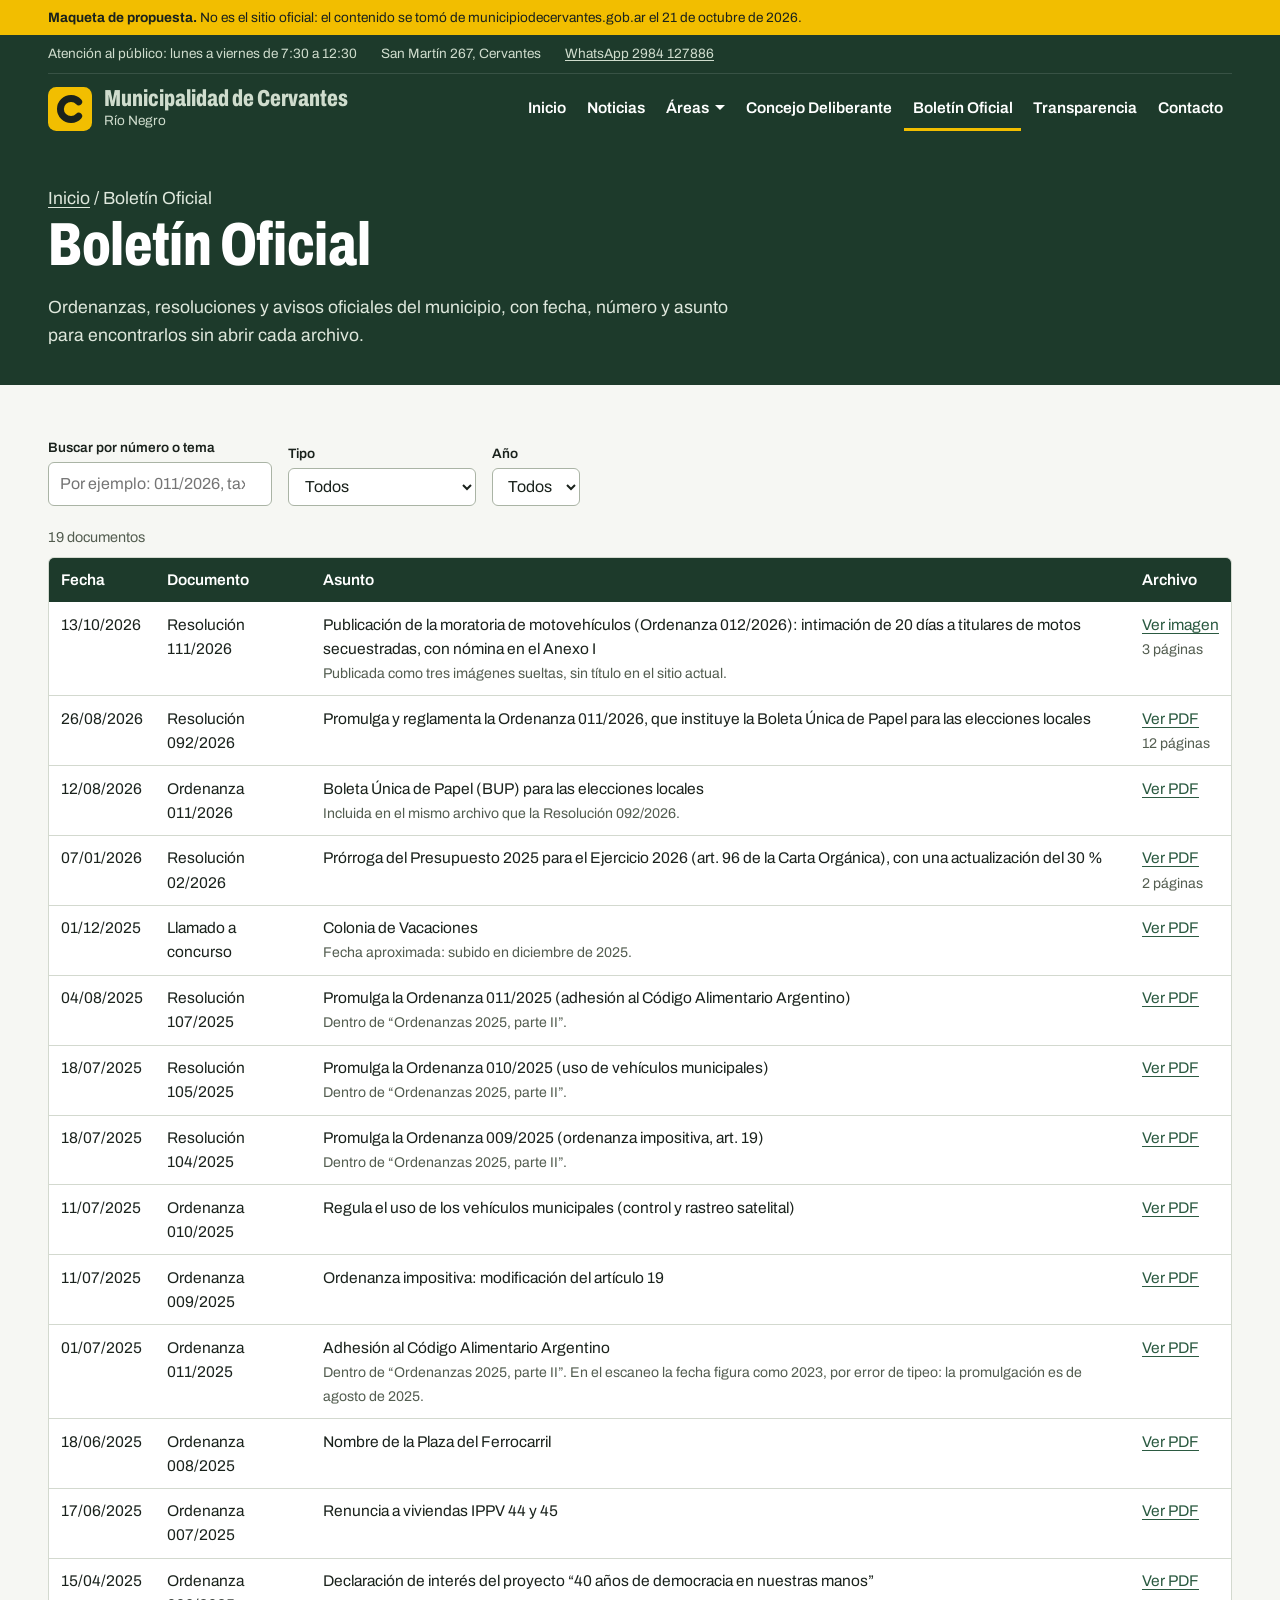
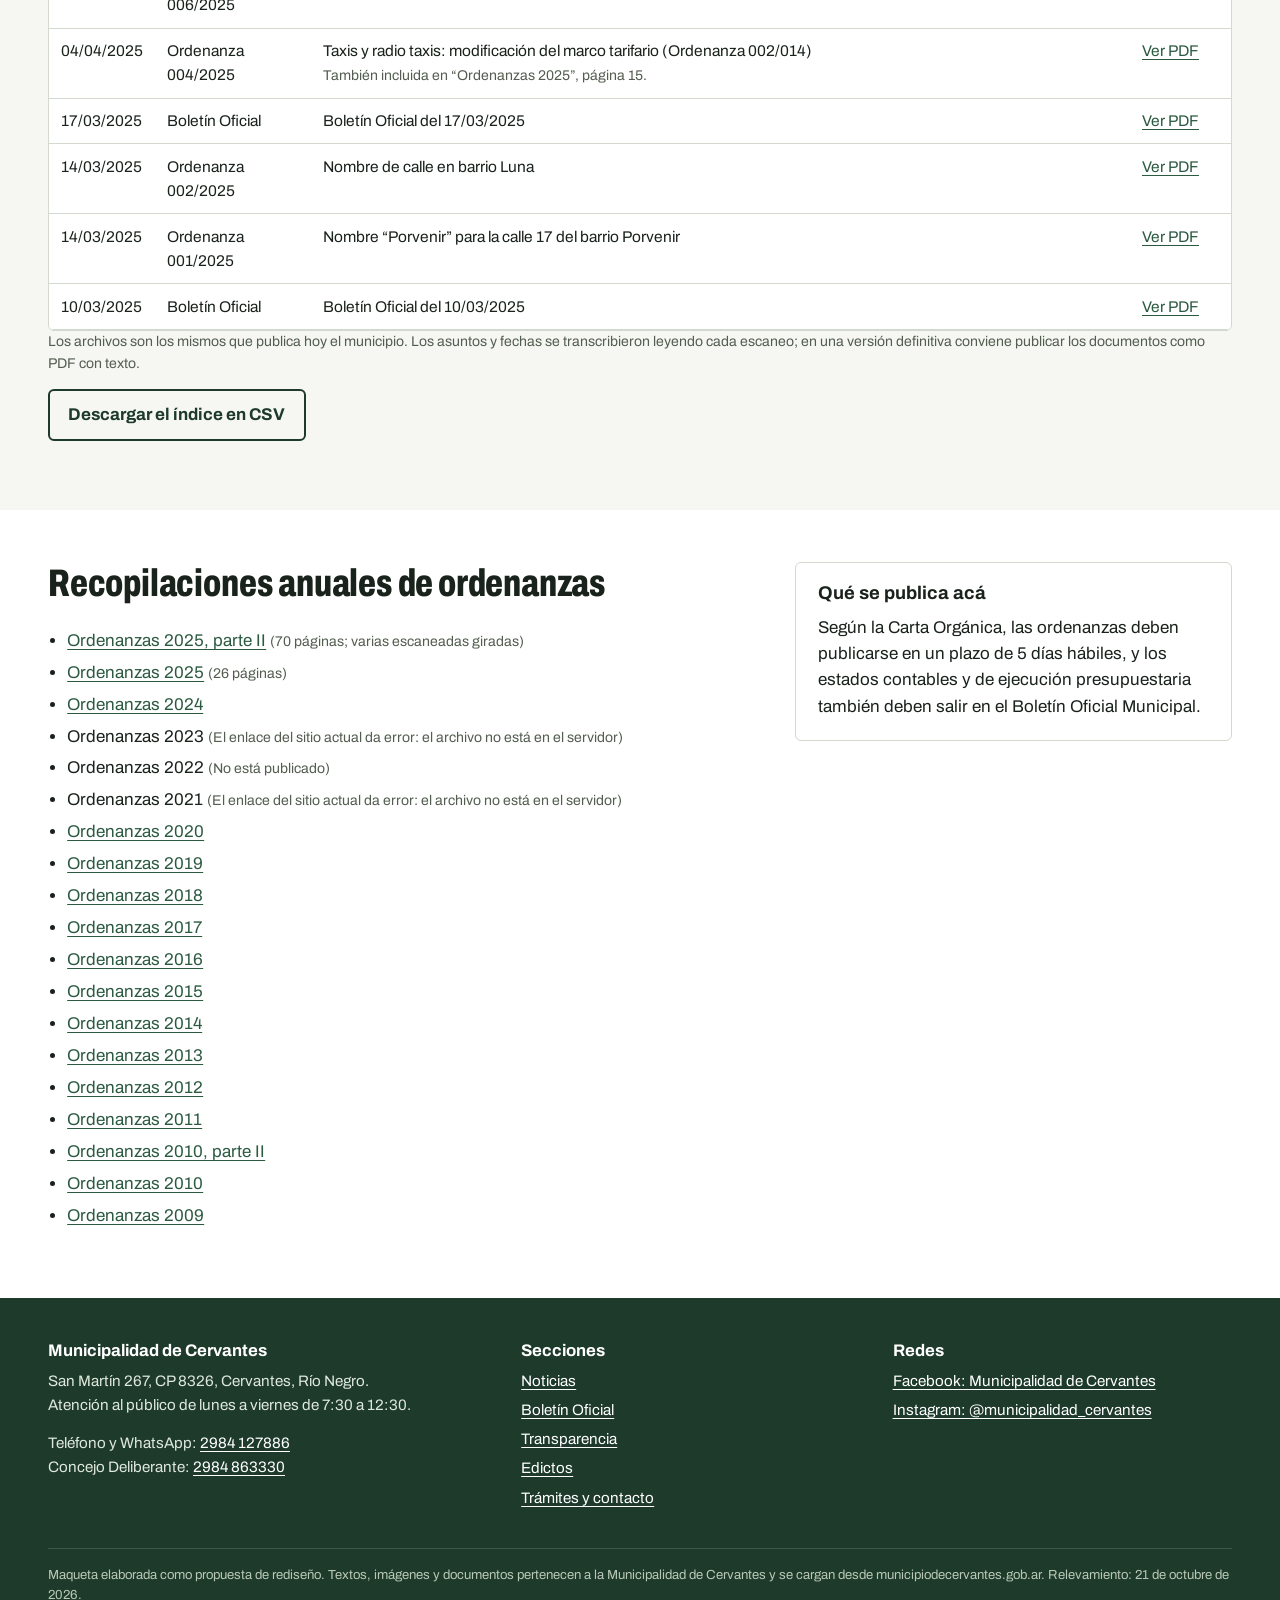
<file: boletin.html>
<!doctype html>
<html lang="es-AR">
<head>
<meta charset="utf-8">
<meta name="viewport" content="width=device-width, initial-scale=1">
<title>Boletín Oficial | Municipalidad de Cervantes</title>
<meta name="description" content="Boletín Oficial de la Municipalidad de Cervantes: ordenanzas y resoluciones.">
<meta name="robots" content="noindex, nofollow">
<link rel="preconnect" href="https://fonts.googleapis.com">
<link rel="preconnect" href="https://fonts.gstatic.com" crossorigin>
<link rel="stylesheet" href="https://fonts.googleapis.com/css2?family=Archivo:wdth,wght@62..125,400..900&display=swap">
<link rel="stylesheet" href="assets/styles.css">
<link rel="icon" href="data:image/svg+xml,%3Csvg viewBox='0 0 48 48' xmlns='http://www.w3.org/2000/svg'%3E%3Crect width='48' height='48' rx='9' fill='%23F2BE00'/%3E%3Cpath d='M33.5 16.2a11.5 11.5 0 1 0 0 15.6' fill='none' stroke='%231A221C' stroke-width='7.5' stroke-linecap='round'/%3E%3C/svg%3E">
</head>
<body>
<a class="salto" href="#contenido">Ir al contenido</a>
<div class="maqueta"><div class="contenedor"><p><strong>Maqueta de propuesta.</strong> No es el sitio oficial: el contenido se tomó de municipiodecervantes.gob.ar el 21 de octubre de 2026.</p></div></div>
<header class="cabecera">
  <div class="contenedor">
    <div class="utilidades">
      <span>Atención al público: lunes a viernes de 7:30 a 12:30</span>
      <span>San Martín 267, Cervantes</span>
      <a href="https://wa.me/5492984127886">WhatsApp 2984 127886</a>
    </div>
    <div class="barra">
      <a class="marca" href="index.html"><svg viewBox="0 0 48 48" aria-hidden="true"><rect width="48" height="48" rx="9" fill="#F2BE00"/><path d="M33.5 16.2a11.5 11.5 0 1 0 0 15.6" fill="none" stroke="#1A221C" stroke-width="7.5" stroke-linecap="round"/></svg><span><strong>Municipalidad de Cervantes</strong><span>Río Negro</span></span></a>
      <button class="menu-boton" type="button" aria-expanded="false" aria-controls="nav">Menú</button>
      <nav class="nav" id="nav" aria-label="Principal"><ul><li><a href="index.html">Inicio</a></li><li><a href="noticias.html">Noticias</a></li><li><details><summary>Áreas</summary><ul><li><a href="desarrollo-social.html">Desarrollo Social</a></li><li><a href="cultura.html">Cultura</a></li><li><a href="deporte.html">Deporte</a></li><li><a href="historia.html">Historia y Memoria Viva</a></li></ul></details></li><li><a href="concejo.html">Concejo Deliberante</a></li><li><a href="boletin.html" aria-current="page">Boletín Oficial</a></li><li><a href="transparencia.html">Transparencia</a></li><li><a href="contacto.html">Contacto</a></li></ul></nav>
    </div>
  </div>
</header>
<main id="contenido">
<section class="titulo-pagina"><div class="contenedor"><p class="migas"><a href="index.html">Inicio</a> / Boletín Oficial</p><h1 class="display">Boletín Oficial</h1><p>Ordenanzas, resoluciones y avisos oficiales del municipio, con fecha, número y asunto para encontrarlos sin abrir cada archivo.</p></div></section>
<section class="seccion"><div class="contenedor">
  <div class="filtros">
    <div><label for="buscar-boletin">Buscar por número o tema</label><input id="buscar-boletin" type="search" placeholder="Por ejemplo: 011/2026, taxis, presupuesto"></div>
    <div><label for="tipo">Tipo</label><select id="tipo"></select></div>
    <div><label for="anio">Año</label><select id="anio"></select></div>
  </div>
  <p class="contador" id="cuenta-boletin" aria-live="polite"></p>
  <div class="tabla-scroll"><table class="datos apilada" id="tabla-boletin">
    <thead><tr><th class="num">Fecha</th><th>Documento</th><th>Asunto</th><th>Archivo</th></tr></thead>
    <tbody></tbody>
  </table></div>
  <p class="nota-fuente">Los archivos son los mismos que publica hoy el municipio. Los asuntos y fechas se transcribieron leyendo cada escaneo; en una versión definitiva conviene publicar los documentos como PDF con texto.</p>
  <p><a class="boton secundario" href="assets/indice-boletin.csv" download>Descargar el índice en CSV</a></p>
</div></section>
<section class="seccion blanca"><div class="contenedor grilla">
  <div>
    <h2 class="display">Recopilaciones anuales de ordenanzas</h2>
    <ul class="lista"><li><a href="https://municipiodecervantes.gob.ar/ordenanzas/Ordenanzas%202025%20-%20Parte%20II.pdf" target="_blank" rel="noopener">Ordenanzas 2025, parte II</a> <span class="nota-fuente">(70 páginas; varias escaneadas giradas)</span></li><li><a href="https://municipiodecervantes.gob.ar/wp-content/uploads/2025/08/Ord.-2025.pdf" target="_blank" rel="noopener">Ordenanzas 2025</a> <span class="nota-fuente">(26 páginas)</span></li><li><a href="https://municipiodecervantes.gob.ar/ordenanzas/ordenanzas2024.pdf" target="_blank" rel="noopener">Ordenanzas 2024</a></li><li>Ordenanzas 2023 <span class="nota-fuente">(El enlace del sitio actual da error: el archivo no está en el servidor)</span></li><li>Ordenanzas 2022 <span class="nota-fuente">(No está publicado)</span></li><li>Ordenanzas 2021 <span class="nota-fuente">(El enlace del sitio actual da error: el archivo no está en el servidor)</span></li><li><a href="https://municipiodecervantes.gob.ar/ordenanzas/ordenanzas-2020.pdf" target="_blank" rel="noopener">Ordenanzas 2020</a></li><li><a href="https://municipiodecervantes.gob.ar/ordenanzas/ordenanzas-2019.pdf" target="_blank" rel="noopener">Ordenanzas 2019</a></li><li><a href="https://municipiodecervantes.gob.ar/ordenanzas/ordenanzas-2018.pdf" target="_blank" rel="noopener">Ordenanzas 2018</a></li><li><a href="https://municipiodecervantes.gob.ar/ordenanzas/Ordenanzas%202017.pdf" target="_blank" rel="noopener">Ordenanzas 2017</a></li><li><a href="https://municipiodecervantes.gob.ar/ordenanzas/Ordenanzas%202016.pdf" target="_blank" rel="noopener">Ordenanzas 2016</a></li><li><a href="https://municipiodecervantes.gob.ar/ordenanzas/ordenanzas%202015.pdf" target="_blank" rel="noopener">Ordenanzas 2015</a></li><li><a href="https://municipiodecervantes.gob.ar/ordenanzas/Ordenanzas2014.pdf" target="_blank" rel="noopener">Ordenanzas 2014</a></li><li><a href="https://municipiodecervantes.gob.ar/ordenanzas/Ordenanzas%202013.pdf" target="_blank" rel="noopener">Ordenanzas 2013</a></li><li><a href="https://municipiodecervantes.gob.ar/ordenanzas/Ordenanzas%202012.pdf" target="_blank" rel="noopener">Ordenanzas 2012</a></li><li><a href="https://municipiodecervantes.gob.ar/ordenanzas/Ordenanzas%202011.pdf" target="_blank" rel="noopener">Ordenanzas 2011</a></li><li><a href="https://municipiodecervantes.gob.ar/ordenanzas/Ordenanzas%202010-2.pdf" target="_blank" rel="noopener">Ordenanzas 2010, parte II</a></li><li><a href="https://municipiodecervantes.gob.ar/ordenanzas/Ordenanzas%202010.pdf" target="_blank" rel="noopener">Ordenanzas 2010</a></li><li><a href="https://municipiodecervantes.gob.ar/ordenanzas/Ordenanzas2009.pdf" target="_blank" rel="noopener">Ordenanzas 2009</a></li></ul>
  </div>
  <aside class="lateral">
    <h2>Qué se publica acá</h2>
    <p style="margin:0">Según la Carta Orgánica, las ordenanzas deben publicarse en un plazo de 5 días hábiles, y los estados contables y de ejecución presupuestaria también deben salir en el Boletín Oficial Municipal.</p>
  </aside>
</div></section>

</main>
<footer class="pie">
  <div class="contenedor">
    <div class="columnas">
      <div>
        <h2>Municipalidad de Cervantes</h2>
        <p>San Martín 267, CP 8326, Cervantes, Río Negro.<br>Atención al público de lunes a viernes de 7:30 a 12:30.</p>
        <p>Teléfono y WhatsApp: <a href="https://wa.me/5492984127886">2984 127886</a><br>Concejo Deliberante: <a href="tel:+542984863330">2984 863330</a></p>
      </div>
      <div>
        <h2>Secciones</h2>
        <ul>
          <li><a href="noticias.html">Noticias</a></li>
          <li><a href="boletin.html">Boletín Oficial</a></li>
          <li><a href="transparencia.html">Transparencia</a></li>
          <li><a href="edictos.html">Edictos</a></li>
          <li><a href="contacto.html">Trámites y contacto</a></li>
        </ul>
      </div>
      <div>
        <h2>Redes</h2>
        <ul>
          <li><a href="https://www.facebook.com/552581624817618" rel="noopener">Facebook: Municipalidad de Cervantes</a></li>
          <li><a href="https://www.instagram.com/municipalidad_cervantes/" rel="noopener">Instagram: @municipalidad_cervantes</a></li>
        </ul>
      </div>
    </div>
    <p class="legal">Maqueta elaborada como propuesta de rediseño. Textos, imágenes y documentos pertenecen a la Municipalidad de Cervantes y se cargan desde municipiodecervantes.gob.ar. Relevamiento: 21 de octubre de 2026.</p>
  </div>
</footer>
<script src="assets/facebook.js"></script>
<script src="assets/data.js"></script>
<script src="assets/app.js"></script>
</body>
</html>
</file>
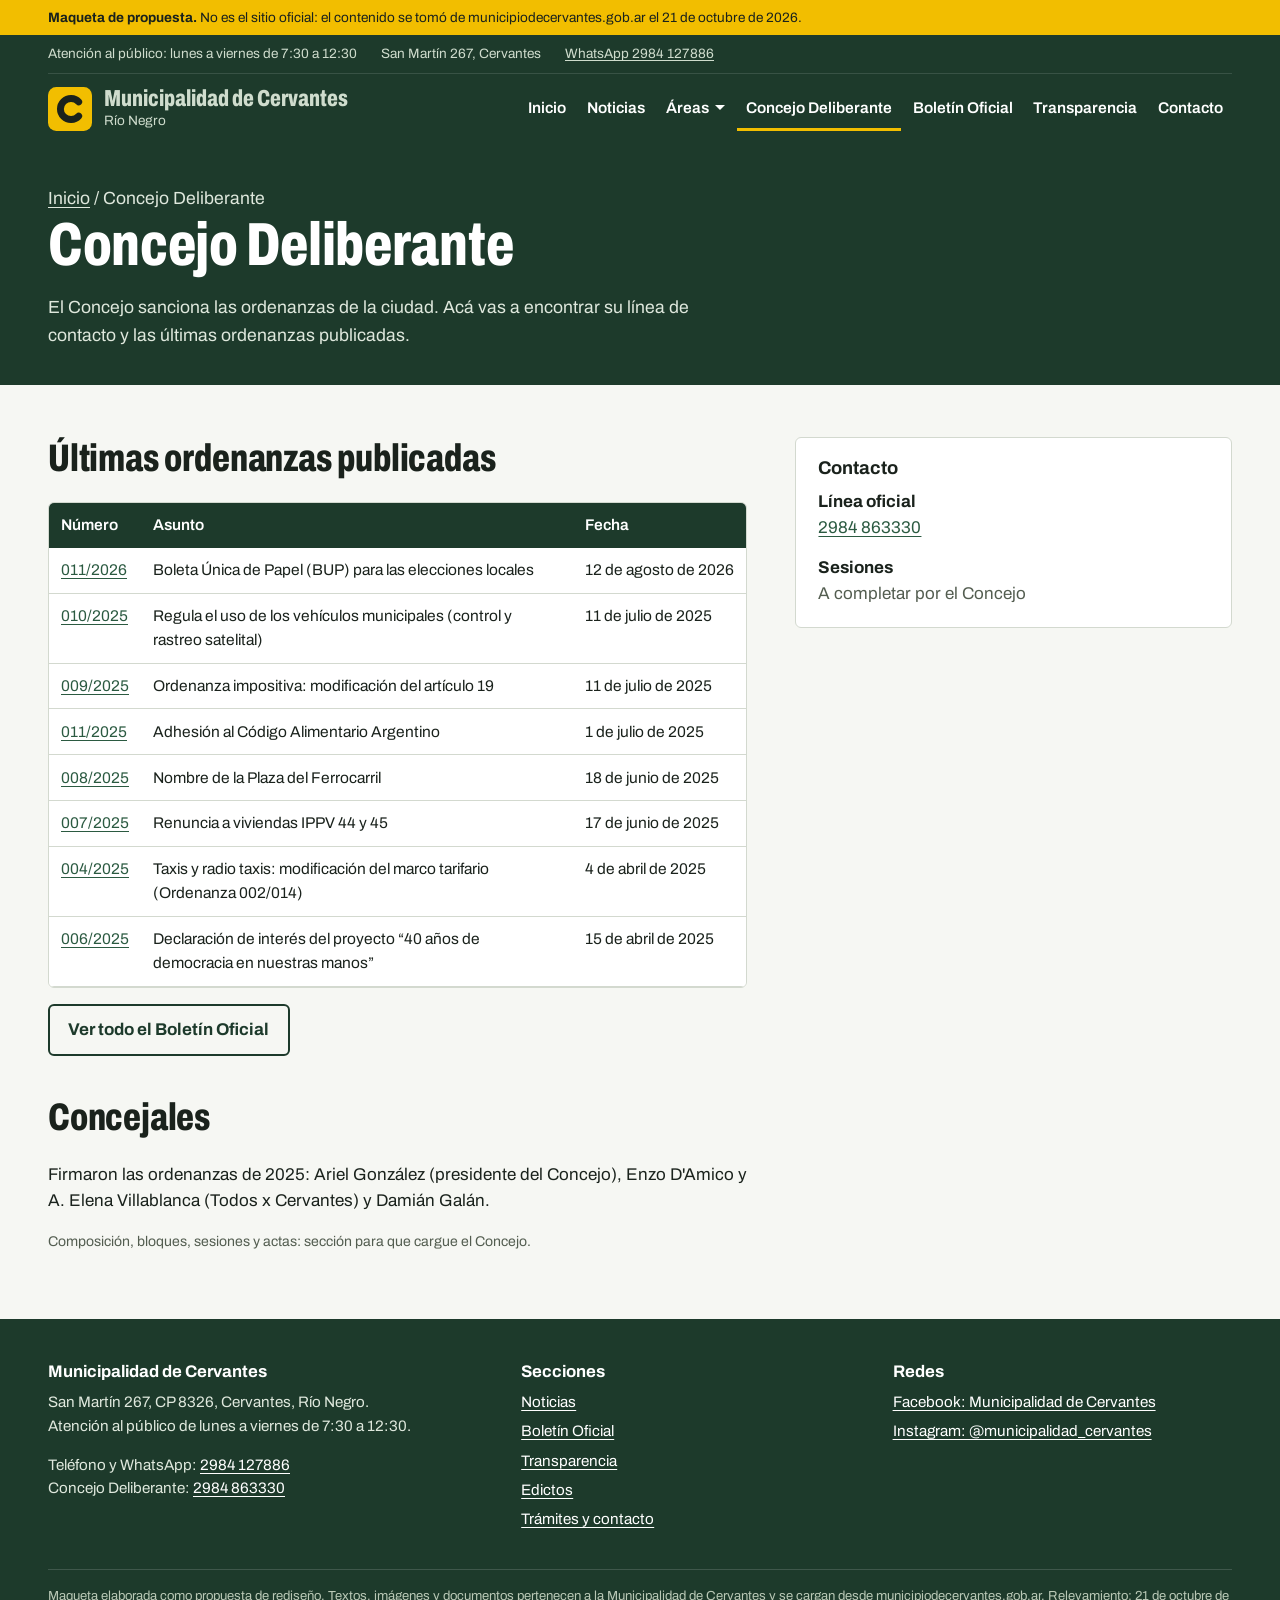
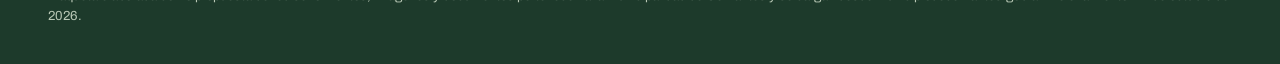
<file: concejo.html>
<!doctype html>
<html lang="es-AR">
<head>
<meta charset="utf-8">
<meta name="viewport" content="width=device-width, initial-scale=1">
<title>Concejo Deliberante | Municipalidad de Cervantes</title>
<meta name="description" content="Concejo Deliberante de Cervantes: contacto y ordenanzas.">
<meta name="robots" content="noindex, nofollow">
<link rel="preconnect" href="https://fonts.googleapis.com">
<link rel="preconnect" href="https://fonts.gstatic.com" crossorigin>
<link rel="stylesheet" href="https://fonts.googleapis.com/css2?family=Archivo:wdth,wght@62..125,400..900&display=swap">
<link rel="stylesheet" href="assets/styles.css">
<link rel="icon" href="data:image/svg+xml,%3Csvg viewBox='0 0 48 48' xmlns='http://www.w3.org/2000/svg'%3E%3Crect width='48' height='48' rx='9' fill='%23F2BE00'/%3E%3Cpath d='M33.5 16.2a11.5 11.5 0 1 0 0 15.6' fill='none' stroke='%231A221C' stroke-width='7.5' stroke-linecap='round'/%3E%3C/svg%3E">
</head>
<body>
<a class="salto" href="#contenido">Ir al contenido</a>
<div class="maqueta"><div class="contenedor"><p><strong>Maqueta de propuesta.</strong> No es el sitio oficial: el contenido se tomó de municipiodecervantes.gob.ar el 21 de octubre de 2026.</p></div></div>
<header class="cabecera">
  <div class="contenedor">
    <div class="utilidades">
      <span>Atención al público: lunes a viernes de 7:30 a 12:30</span>
      <span>San Martín 267, Cervantes</span>
      <a href="https://wa.me/5492984127886">WhatsApp 2984 127886</a>
    </div>
    <div class="barra">
      <a class="marca" href="index.html"><svg viewBox="0 0 48 48" aria-hidden="true"><rect width="48" height="48" rx="9" fill="#F2BE00"/><path d="M33.5 16.2a11.5 11.5 0 1 0 0 15.6" fill="none" stroke="#1A221C" stroke-width="7.5" stroke-linecap="round"/></svg><span><strong>Municipalidad de Cervantes</strong><span>Río Negro</span></span></a>
      <button class="menu-boton" type="button" aria-expanded="false" aria-controls="nav">Menú</button>
      <nav class="nav" id="nav" aria-label="Principal"><ul><li><a href="index.html">Inicio</a></li><li><a href="noticias.html">Noticias</a></li><li><details><summary>Áreas</summary><ul><li><a href="desarrollo-social.html">Desarrollo Social</a></li><li><a href="cultura.html">Cultura</a></li><li><a href="deporte.html">Deporte</a></li><li><a href="historia.html">Historia y Memoria Viva</a></li></ul></details></li><li><a href="concejo.html" aria-current="page">Concejo Deliberante</a></li><li><a href="boletin.html">Boletín Oficial</a></li><li><a href="transparencia.html">Transparencia</a></li><li><a href="contacto.html">Contacto</a></li></ul></nav>
    </div>
  </div>
</header>
<main id="contenido">
<section class="titulo-pagina"><div class="contenedor"><p class="migas"><a href="index.html">Inicio</a> / Concejo Deliberante</p><h1 class="display">Concejo Deliberante</h1><p>El Concejo sanciona las ordenanzas de la ciudad. Acá vas a encontrar su línea de contacto y las últimas ordenanzas publicadas.</p></div></section>
<section class="seccion"><div class="contenedor grilla">
  <div>
    <h2 class="display">Últimas ordenanzas publicadas</h2>
    <div class="tabla-scroll"><table class="datos apilada">
      <thead><tr><th class="num">Número</th><th>Asunto</th><th class="num">Fecha</th></tr></thead>
      <tbody><tr><td class="num" data-t="Número"><a href="https://municipiodecervantes.gob.ar/wp-content/uploads/2026/08/CamScanner-27-8-26-10.03-1.pdf" target="_blank" rel="noopener">011/2026</a></td><td data-t="Asunto">Boleta Única de Papel (BUP) para las elecciones locales</td><td class="num" data-t="Fecha">12 de agosto de 2026</td></tr><tr><td class="num" data-t="Número"><a href="https://municipiodecervantes.gob.ar/wp-content/uploads/2025/08/Ord.-2025.pdf#page=25" target="_blank" rel="noopener">010/2025</a></td><td data-t="Asunto">Regula el uso de los vehículos municipales (control y rastreo satelital)</td><td class="num" data-t="Fecha">11 de julio de 2025</td></tr><tr><td class="num" data-t="Número"><a href="https://municipiodecervantes.gob.ar/wp-content/uploads/2025/08/Ord.-2025.pdf#page=23" target="_blank" rel="noopener">009/2025</a></td><td data-t="Asunto">Ordenanza impositiva: modificación del artículo 19</td><td class="num" data-t="Fecha">11 de julio de 2025</td></tr><tr><td class="num" data-t="Número"><a href="https://municipiodecervantes.gob.ar/ordenanzas/Ordenanzas%202025%20-%20Parte%20II.pdf#page=7" target="_blank" rel="noopener">011/2025</a></td><td data-t="Asunto">Adhesión al Código Alimentario Argentino</td><td class="num" data-t="Fecha">1 de julio de 2025</td></tr><tr><td class="num" data-t="Número"><a href="https://municipiodecervantes.gob.ar/wp-content/uploads/2025/08/Ord.-2025.pdf#page=21" target="_blank" rel="noopener">008/2025</a></td><td data-t="Asunto">Nombre de la Plaza del Ferrocarril</td><td class="num" data-t="Fecha">18 de junio de 2025</td></tr><tr><td class="num" data-t="Número"><a href="https://municipiodecervantes.gob.ar/wp-content/uploads/2025/08/Ord.-2025.pdf#page=19" target="_blank" rel="noopener">007/2025</a></td><td data-t="Asunto">Renuncia a viviendas IPPV 44 y 45</td><td class="num" data-t="Fecha">17 de junio de 2025</td></tr><tr><td class="num" data-t="Número"><a href="https://municipiodecervantes.gob.ar/wp-content/uploads/2025/04/ordenanza-taxi-004-025-20250423105835.pdf" target="_blank" rel="noopener">004/2025</a></td><td data-t="Asunto">Taxis y radio taxis: modificación del marco tarifario (Ordenanza 002/014)</td><td class="num" data-t="Fecha">4 de abril de 2025</td></tr><tr><td class="num" data-t="Número"><a href="https://municipiodecervantes.gob.ar/wp-content/uploads/2025/08/Ord.-2025.pdf#page=17" target="_blank" rel="noopener">006/2025</a></td><td data-t="Asunto">Declaración de interés del proyecto “40 años de democracia en nuestras manos”</td><td class="num" data-t="Fecha">15 de abril de 2025</td></tr></tbody>
    </table></div>
    <p style="margin-top:1rem"><a class="boton secundario" href="boletin.html">Ver todo el Boletín Oficial</a></p>

    <h2 class="display" style="margin-top:2.5rem">Concejales</h2>
    <p>Firmaron las ordenanzas de 2025: Ariel González (presidente del Concejo), Enzo D'Amico y A. Elena Villablanca (Todos x Cervantes) y Damián Galán.</p>
    <p class="nota-fuente">Composición, bloques, sesiones y actas: sección para que cargue el Concejo.</p>
  </div>
  <aside class="lateral">
    <h2>Contacto</h2>
    <dl>
      <dt>Línea oficial</dt><dd><a href="tel:+542984863330">2984 863330</a></dd>
      <dt>Sesiones</dt><dd>A completar por el Concejo</dd>
    </dl>
  </aside>
</div></section>

</main>
<footer class="pie">
  <div class="contenedor">
    <div class="columnas">
      <div>
        <h2>Municipalidad de Cervantes</h2>
        <p>San Martín 267, CP 8326, Cervantes, Río Negro.<br>Atención al público de lunes a viernes de 7:30 a 12:30.</p>
        <p>Teléfono y WhatsApp: <a href="https://wa.me/5492984127886">2984 127886</a><br>Concejo Deliberante: <a href="tel:+542984863330">2984 863330</a></p>
      </div>
      <div>
        <h2>Secciones</h2>
        <ul>
          <li><a href="noticias.html">Noticias</a></li>
          <li><a href="boletin.html">Boletín Oficial</a></li>
          <li><a href="transparencia.html">Transparencia</a></li>
          <li><a href="edictos.html">Edictos</a></li>
          <li><a href="contacto.html">Trámites y contacto</a></li>
        </ul>
      </div>
      <div>
        <h2>Redes</h2>
        <ul>
          <li><a href="https://www.facebook.com/552581624817618" rel="noopener">Facebook: Municipalidad de Cervantes</a></li>
          <li><a href="https://www.instagram.com/municipalidad_cervantes/" rel="noopener">Instagram: @municipalidad_cervantes</a></li>
        </ul>
      </div>
    </div>
    <p class="legal">Maqueta elaborada como propuesta de rediseño. Textos, imágenes y documentos pertenecen a la Municipalidad de Cervantes y se cargan desde municipiodecervantes.gob.ar. Relevamiento: 21 de octubre de 2026.</p>
  </div>
</footer>
<script src="assets/facebook.js"></script>
<script src="assets/data.js"></script>
<script src="assets/app.js"></script>
</body>
</html>
</file>
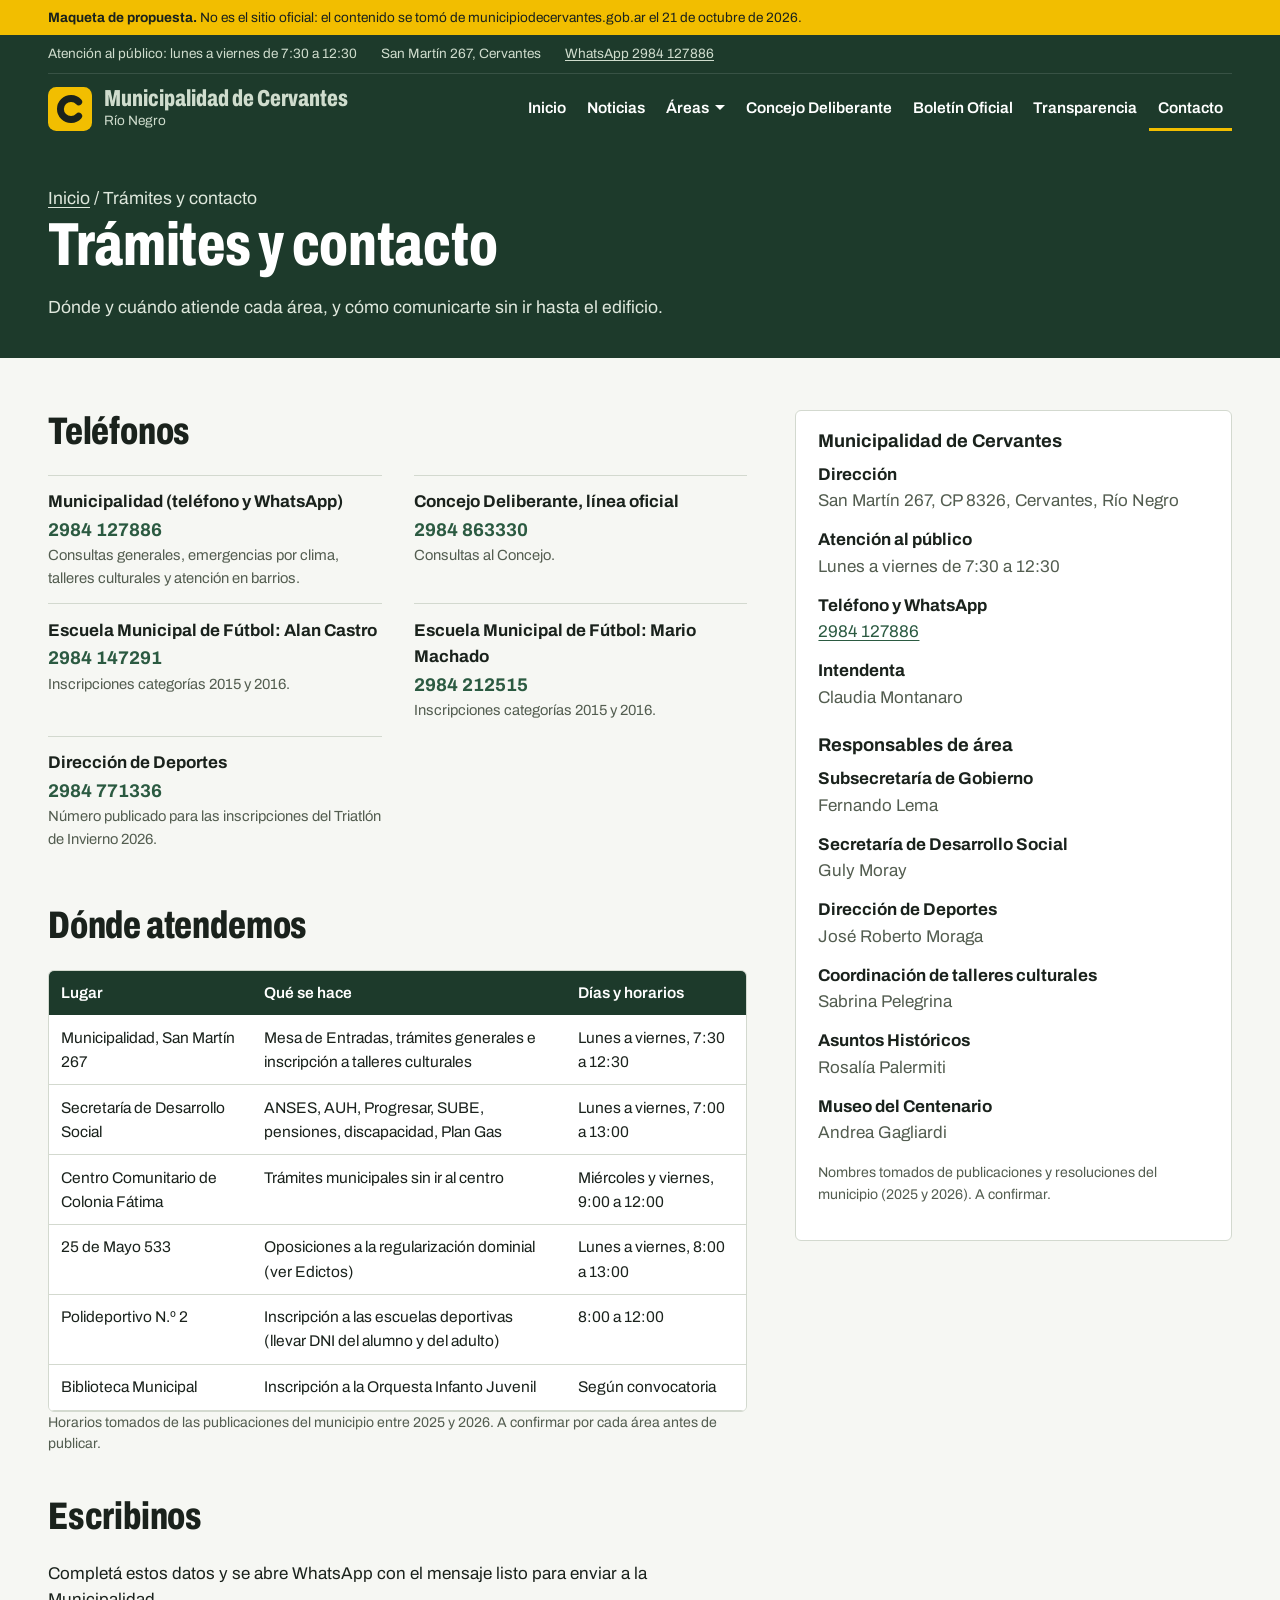
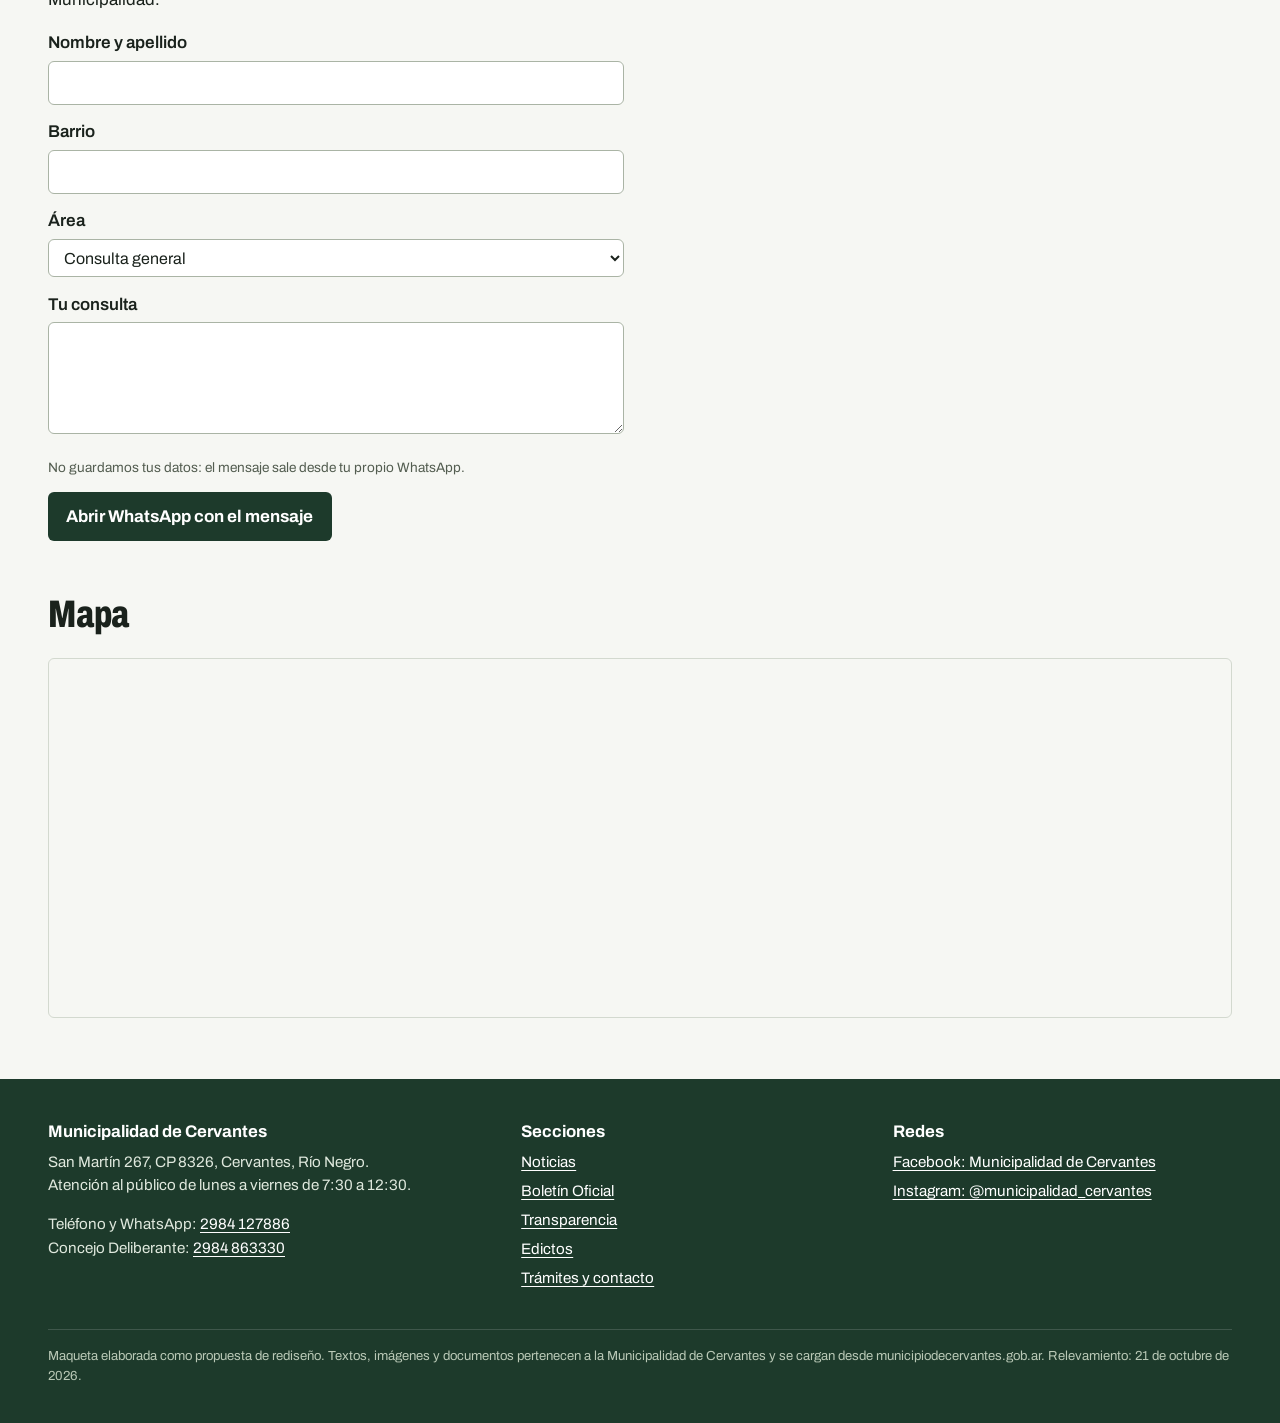
<file: contacto.html>
<!doctype html>
<html lang="es-AR">
<head>
<meta charset="utf-8">
<meta name="viewport" content="width=device-width, initial-scale=1">
<title>Trámites y contacto | Municipalidad de Cervantes</title>
<meta name="description" content="Teléfonos, horarios y lugares de atención de la Municipalidad de Cervantes.">
<meta name="robots" content="noindex, nofollow">
<link rel="preconnect" href="https://fonts.googleapis.com">
<link rel="preconnect" href="https://fonts.gstatic.com" crossorigin>
<link rel="stylesheet" href="https://fonts.googleapis.com/css2?family=Archivo:wdth,wght@62..125,400..900&display=swap">
<link rel="stylesheet" href="assets/styles.css">
<link rel="icon" href="data:image/svg+xml,%3Csvg viewBox='0 0 48 48' xmlns='http://www.w3.org/2000/svg'%3E%3Crect width='48' height='48' rx='9' fill='%23F2BE00'/%3E%3Cpath d='M33.5 16.2a11.5 11.5 0 1 0 0 15.6' fill='none' stroke='%231A221C' stroke-width='7.5' stroke-linecap='round'/%3E%3C/svg%3E">
</head>
<body>
<a class="salto" href="#contenido">Ir al contenido</a>
<div class="maqueta"><div class="contenedor"><p><strong>Maqueta de propuesta.</strong> No es el sitio oficial: el contenido se tomó de municipiodecervantes.gob.ar el 21 de octubre de 2026.</p></div></div>
<header class="cabecera">
  <div class="contenedor">
    <div class="utilidades">
      <span>Atención al público: lunes a viernes de 7:30 a 12:30</span>
      <span>San Martín 267, Cervantes</span>
      <a href="https://wa.me/5492984127886">WhatsApp 2984 127886</a>
    </div>
    <div class="barra">
      <a class="marca" href="index.html"><svg viewBox="0 0 48 48" aria-hidden="true"><rect width="48" height="48" rx="9" fill="#F2BE00"/><path d="M33.5 16.2a11.5 11.5 0 1 0 0 15.6" fill="none" stroke="#1A221C" stroke-width="7.5" stroke-linecap="round"/></svg><span><strong>Municipalidad de Cervantes</strong><span>Río Negro</span></span></a>
      <button class="menu-boton" type="button" aria-expanded="false" aria-controls="nav">Menú</button>
      <nav class="nav" id="nav" aria-label="Principal"><ul><li><a href="index.html">Inicio</a></li><li><a href="noticias.html">Noticias</a></li><li><details><summary>Áreas</summary><ul><li><a href="desarrollo-social.html">Desarrollo Social</a></li><li><a href="cultura.html">Cultura</a></li><li><a href="deporte.html">Deporte</a></li><li><a href="historia.html">Historia y Memoria Viva</a></li></ul></details></li><li><a href="concejo.html">Concejo Deliberante</a></li><li><a href="boletin.html">Boletín Oficial</a></li><li><a href="transparencia.html">Transparencia</a></li><li><a href="contacto.html" aria-current="page">Contacto</a></li></ul></nav>
    </div>
  </div>
</header>
<main id="contenido">
<section class="titulo-pagina"><div class="contenedor"><p class="migas"><a href="index.html">Inicio</a> / Trámites y contacto</p><h1 class="display">Trámites y contacto</h1><p>Dónde y cuándo atiende cada área, y cómo comunicarte sin ir hasta el edificio.</p></div></section>
<section class="seccion"><div class="contenedor grilla">
  <div>
    <h2 class="display" id="telefonos">Teléfonos</h2>
    <ul class="telefonos"><li><strong>Municipalidad (teléfono y WhatsApp)</strong><a href="https://wa.me/5492984127886">2984 127886</a><span>Consultas generales, emergencias por clima, talleres culturales y atención en barrios.</span></li><li><strong>Concejo Deliberante, línea oficial</strong><a href="tel:+542984863330">2984 863330</a><span>Consultas al Concejo.</span></li><li><strong>Escuela Municipal de Fútbol: Alan Castro</strong><a href="tel:+542984147291">2984 147291</a><span>Inscripciones categorías 2015 y 2016.</span></li><li><strong>Escuela Municipal de Fútbol: Mario Machado</strong><a href="tel:+542984212515">2984 212515</a><span>Inscripciones categorías 2015 y 2016.</span></li><li><strong>Dirección de Deportes</strong><a href="tel:+542984771336">2984 771336</a><span>Número publicado para las inscripciones del Triatlón de Invierno 2026.</span></li></ul>

    <h2 class="display" style="margin-top:2.5rem">Dónde atendemos</h2>
    <div class="tabla-scroll"><table class="datos apilada">
      <thead><tr><th>Lugar</th><th>Qué se hace</th><th>Días y horarios</th></tr></thead>
      <tbody>
        <tr><td data-t="Lugar">Municipalidad, San Martín 267</td><td data-t="Qué se hace">Mesa de Entradas, trámites generales e inscripción a talleres culturales</td><td data-t="Horario">Lunes a viernes, 7:30 a 12:30</td></tr>
        <tr><td data-t="Lugar">Secretaría de Desarrollo Social</td><td data-t="Qué se hace">ANSES, AUH, Progresar, SUBE, pensiones, discapacidad, Plan Gas</td><td data-t="Horario">Lunes a viernes, 7:00 a 13:00</td></tr>
        <tr><td data-t="Lugar">Centro Comunitario de Colonia Fátima</td><td data-t="Qué se hace">Trámites municipales sin ir al centro</td><td data-t="Horario">Miércoles y viernes, 9:00 a 12:00</td></tr>
        <tr><td data-t="Lugar">25 de Mayo 533</td><td data-t="Qué se hace">Oposiciones a la regularización dominial (ver Edictos)</td><td data-t="Horario">Lunes a viernes, 8:00 a 13:00</td></tr>
        <tr><td data-t="Lugar">Polideportivo N.º 2</td><td data-t="Qué se hace">Inscripción a las escuelas deportivas (llevar DNI del alumno y del adulto)</td><td data-t="Horario">8:00 a 12:00</td></tr>
        <tr><td data-t="Lugar">Biblioteca Municipal</td><td data-t="Qué se hace">Inscripción a la Orquesta Infanto Juvenil</td><td data-t="Horario">Según convocatoria</td></tr>
      </tbody>
    </table></div>
    <p class="nota-fuente">Horarios tomados de las publicaciones del municipio entre 2025 y 2026. A confirmar por cada área antes de publicar.</p>

    <h2 class="display" style="margin-top:2.5rem">Escribinos</h2>
    <p>Completá estos datos y se abre WhatsApp con el mensaje listo para enviar a la Municipalidad.</p>
    <form class="form" data-wa="5492984127886" data-intro="Hola, les escribo desde el sitio web de la Municipalidad.">
      <div><label for="c-nombre">Nombre y apellido</label><input id="c-nombre" data-campo="Nombre" required></div>
      <div><label for="c-barrio">Barrio</label><input id="c-barrio" data-campo="Barrio"></div>
      <div><label for="c-area">Área</label><select id="c-area" data-campo="Área"><option>Consulta general</option><option>Desarrollo Social</option><option>Servicios públicos</option><option>Obras</option><option>Deportes</option><option>Cultura</option><option>Tránsito</option><option>Concejo Deliberante</option></select></div>
      <div><label for="c-msg">Tu consulta</label><textarea id="c-msg" data-campo="Consulta" required></textarea></div>
      <p class="nota">No guardamos tus datos: el mensaje sale desde tu propio WhatsApp.</p>
      <div><button class="boton" type="submit">Abrir WhatsApp con el mensaje</button></div>
    </form>
  </div>
  <aside class="lateral">
    <h2>Municipalidad de Cervantes</h2>
    <dl>
      <dt>Dirección</dt><dd>San Martín 267, CP 8326, Cervantes, Río Negro</dd>
      <dt>Atención al público</dt><dd>Lunes a viernes de 7:30 a 12:30</dd>
      <dt>Teléfono y WhatsApp</dt><dd><a href="https://wa.me/5492984127886">2984 127886</a></dd>
      <dt>Intendenta</dt><dd>Claudia Montanaro</dd>
    </dl>
    <h2 style="margin-top:1.5rem">Responsables de área</h2>
    <dl>
      <dt>Subsecretaría de Gobierno</dt><dd>Fernando Lema</dd>
      <dt>Secretaría de Desarrollo Social</dt><dd>Guly Moray</dd>
      <dt>Dirección de Deportes</dt><dd>José Roberto Moraga</dd>
      <dt>Coordinación de talleres culturales</dt><dd>Sabrina Pelegrina</dd>
      <dt>Asuntos Históricos</dt><dd>Rosalía Palermiti</dd>
      <dt>Museo del Centenario</dt><dd>Andrea Gagliardi</dd>
    </dl>
    <p class="nota-fuente" style="margin-top:1rem">Nombres tomados de publicaciones y resoluciones del municipio (2025 y 2026). A confirmar.</p>
  </aside>
</div></section>
<section class="seccion"><div class="contenedor">
  <h2 class="display">Mapa</h2>
  <iframe title="Mapa de Cervantes" src="https://www.openstreetmap.org/export/embed.html?bbox=-67.405%2C-39.064%2C-67.365%2C-39.040&amp;layer=mapnik" style="width:100%;height:360px;border:1px solid var(--linea);border-radius:6px" loading="lazy"></iframe>
</div></section>

</main>
<footer class="pie">
  <div class="contenedor">
    <div class="columnas">
      <div>
        <h2>Municipalidad de Cervantes</h2>
        <p>San Martín 267, CP 8326, Cervantes, Río Negro.<br>Atención al público de lunes a viernes de 7:30 a 12:30.</p>
        <p>Teléfono y WhatsApp: <a href="https://wa.me/5492984127886">2984 127886</a><br>Concejo Deliberante: <a href="tel:+542984863330">2984 863330</a></p>
      </div>
      <div>
        <h2>Secciones</h2>
        <ul>
          <li><a href="noticias.html">Noticias</a></li>
          <li><a href="boletin.html">Boletín Oficial</a></li>
          <li><a href="transparencia.html">Transparencia</a></li>
          <li><a href="edictos.html">Edictos</a></li>
          <li><a href="contacto.html">Trámites y contacto</a></li>
        </ul>
      </div>
      <div>
        <h2>Redes</h2>
        <ul>
          <li><a href="https://www.facebook.com/552581624817618" rel="noopener">Facebook: Municipalidad de Cervantes</a></li>
          <li><a href="https://www.instagram.com/municipalidad_cervantes/" rel="noopener">Instagram: @municipalidad_cervantes</a></li>
        </ul>
      </div>
    </div>
    <p class="legal">Maqueta elaborada como propuesta de rediseño. Textos, imágenes y documentos pertenecen a la Municipalidad de Cervantes y se cargan desde municipiodecervantes.gob.ar. Relevamiento: 21 de octubre de 2026.</p>
  </div>
</footer>
<script src="assets/facebook.js"></script>
<script src="assets/data.js"></script>
<script src="assets/app.js"></script>
</body>
</html>
</file>
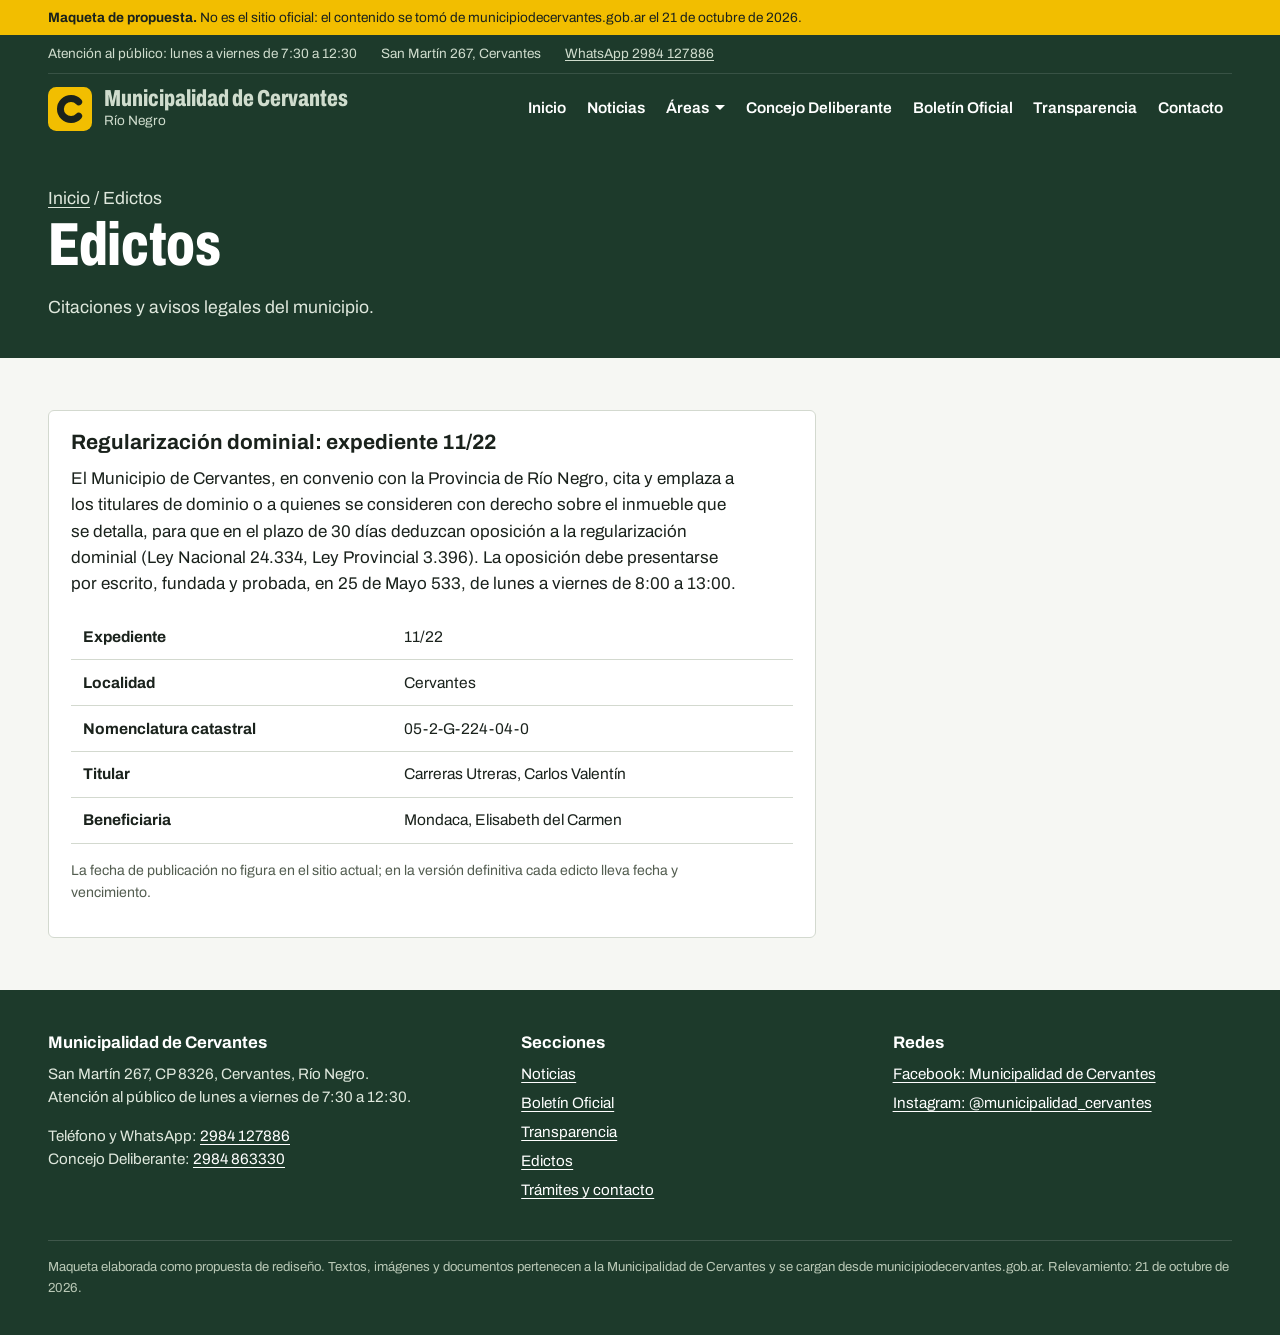
<file: edictos.html>
<!doctype html>
<html lang="es-AR">
<head>
<meta charset="utf-8">
<meta name="viewport" content="width=device-width, initial-scale=1">
<title>Edictos | Municipalidad de Cervantes</title>
<meta name="description" content="Edictos de la Municipalidad de Cervantes.">
<meta name="robots" content="noindex, nofollow">
<link rel="preconnect" href="https://fonts.googleapis.com">
<link rel="preconnect" href="https://fonts.gstatic.com" crossorigin>
<link rel="stylesheet" href="https://fonts.googleapis.com/css2?family=Archivo:wdth,wght@62..125,400..900&display=swap">
<link rel="stylesheet" href="assets/styles.css">
<link rel="icon" href="data:image/svg+xml,%3Csvg viewBox='0 0 48 48' xmlns='http://www.w3.org/2000/svg'%3E%3Crect width='48' height='48' rx='9' fill='%23F2BE00'/%3E%3Cpath d='M33.5 16.2a11.5 11.5 0 1 0 0 15.6' fill='none' stroke='%231A221C' stroke-width='7.5' stroke-linecap='round'/%3E%3C/svg%3E">
</head>
<body>
<a class="salto" href="#contenido">Ir al contenido</a>
<div class="maqueta"><div class="contenedor"><p><strong>Maqueta de propuesta.</strong> No es el sitio oficial: el contenido se tomó de municipiodecervantes.gob.ar el 21 de octubre de 2026.</p></div></div>
<header class="cabecera">
  <div class="contenedor">
    <div class="utilidades">
      <span>Atención al público: lunes a viernes de 7:30 a 12:30</span>
      <span>San Martín 267, Cervantes</span>
      <a href="https://wa.me/5492984127886">WhatsApp 2984 127886</a>
    </div>
    <div class="barra">
      <a class="marca" href="index.html"><svg viewBox="0 0 48 48" aria-hidden="true"><rect width="48" height="48" rx="9" fill="#F2BE00"/><path d="M33.5 16.2a11.5 11.5 0 1 0 0 15.6" fill="none" stroke="#1A221C" stroke-width="7.5" stroke-linecap="round"/></svg><span><strong>Municipalidad de Cervantes</strong><span>Río Negro</span></span></a>
      <button class="menu-boton" type="button" aria-expanded="false" aria-controls="nav">Menú</button>
      <nav class="nav" id="nav" aria-label="Principal"><ul><li><a href="index.html">Inicio</a></li><li><a href="noticias.html">Noticias</a></li><li><details><summary>Áreas</summary><ul><li><a href="desarrollo-social.html">Desarrollo Social</a></li><li><a href="cultura.html">Cultura</a></li><li><a href="deporte.html">Deporte</a></li><li><a href="historia.html">Historia y Memoria Viva</a></li></ul></details></li><li><a href="concejo.html">Concejo Deliberante</a></li><li><a href="boletin.html">Boletín Oficial</a></li><li><a href="transparencia.html">Transparencia</a></li><li><a href="contacto.html">Contacto</a></li></ul></nav>
    </div>
  </div>
</header>
<main id="contenido">
<section class="titulo-pagina"><div class="contenedor"><p class="migas"><a href="index.html">Inicio</a> / Edictos</p><h1 class="display">Edictos</h1><p>Citaciones y avisos legales del municipio.</p></div></section>
<section class="seccion"><div class="contenedor">
  <article class="recuadro prosa" style="max-width:48rem">
    <h2 style="font-size:1.3rem">Regularización dominial: expediente 11/22</h2>
    <p>El Municipio de Cervantes, en convenio con la Provincia de Río Negro, cita y emplaza a los titulares de dominio o a quienes se consideren con derecho sobre el inmueble que se detalla, para que en el plazo de 30 días deduzcan oposición a la regularización dominial (Ley Nacional 24.334, Ley Provincial 3.396). La oposición debe presentarse por escrito, fundada y probada, en 25 de Mayo 533, de lunes a viernes de 8:00 a 13:00.</p>
    <table class="datos">
      <tbody>
        <tr><th>Expediente</th><td>11/22</td></tr>
        <tr><th>Localidad</th><td>Cervantes</td></tr>
        <tr><th>Nomenclatura catastral</th><td>05-2-G-224-04-0</td></tr>
        <tr><th>Titular</th><td>Carreras Utreras, Carlos Valentín</td></tr>
        <tr><th>Beneficiaria</th><td>Mondaca, Elisabeth del Carmen</td></tr>
      </tbody>
    </table>
    <p class="nota-fuente" style="margin-top:1rem">La fecha de publicación no figura en el sitio actual; en la versión definitiva cada edicto lleva fecha y vencimiento.</p>
  </article>
</div></section>

</main>
<footer class="pie">
  <div class="contenedor">
    <div class="columnas">
      <div>
        <h2>Municipalidad de Cervantes</h2>
        <p>San Martín 267, CP 8326, Cervantes, Río Negro.<br>Atención al público de lunes a viernes de 7:30 a 12:30.</p>
        <p>Teléfono y WhatsApp: <a href="https://wa.me/5492984127886">2984 127886</a><br>Concejo Deliberante: <a href="tel:+542984863330">2984 863330</a></p>
      </div>
      <div>
        <h2>Secciones</h2>
        <ul>
          <li><a href="noticias.html">Noticias</a></li>
          <li><a href="boletin.html">Boletín Oficial</a></li>
          <li><a href="transparencia.html">Transparencia</a></li>
          <li><a href="edictos.html">Edictos</a></li>
          <li><a href="contacto.html">Trámites y contacto</a></li>
        </ul>
      </div>
      <div>
        <h2>Redes</h2>
        <ul>
          <li><a href="https://www.facebook.com/552581624817618" rel="noopener">Facebook: Municipalidad de Cervantes</a></li>
          <li><a href="https://www.instagram.com/municipalidad_cervantes/" rel="noopener">Instagram: @municipalidad_cervantes</a></li>
        </ul>
      </div>
    </div>
    <p class="legal">Maqueta elaborada como propuesta de rediseño. Textos, imágenes y documentos pertenecen a la Municipalidad de Cervantes y se cargan desde municipiodecervantes.gob.ar. Relevamiento: 21 de octubre de 2026.</p>
  </div>
</footer>
<script src="assets/facebook.js"></script>
<script src="assets/data.js"></script>
<script src="assets/app.js"></script>
</body>
</html>
</file>
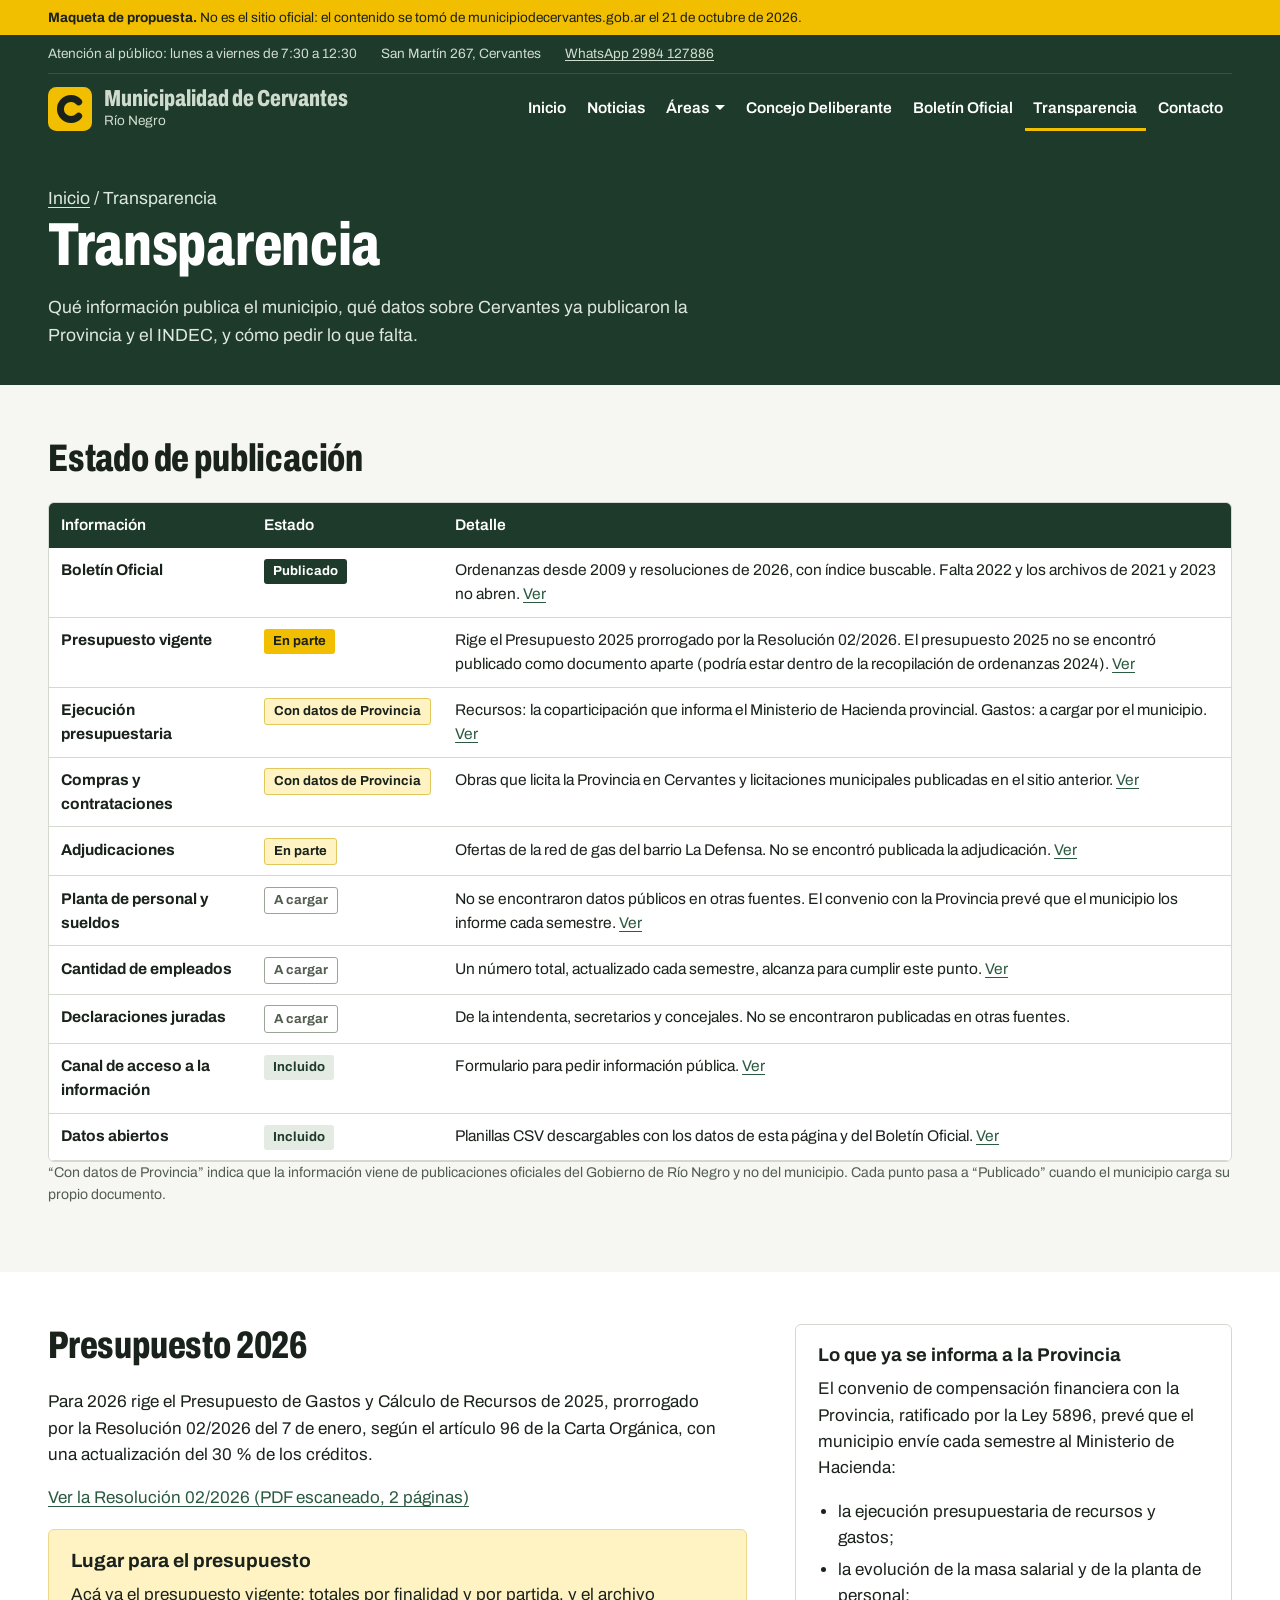
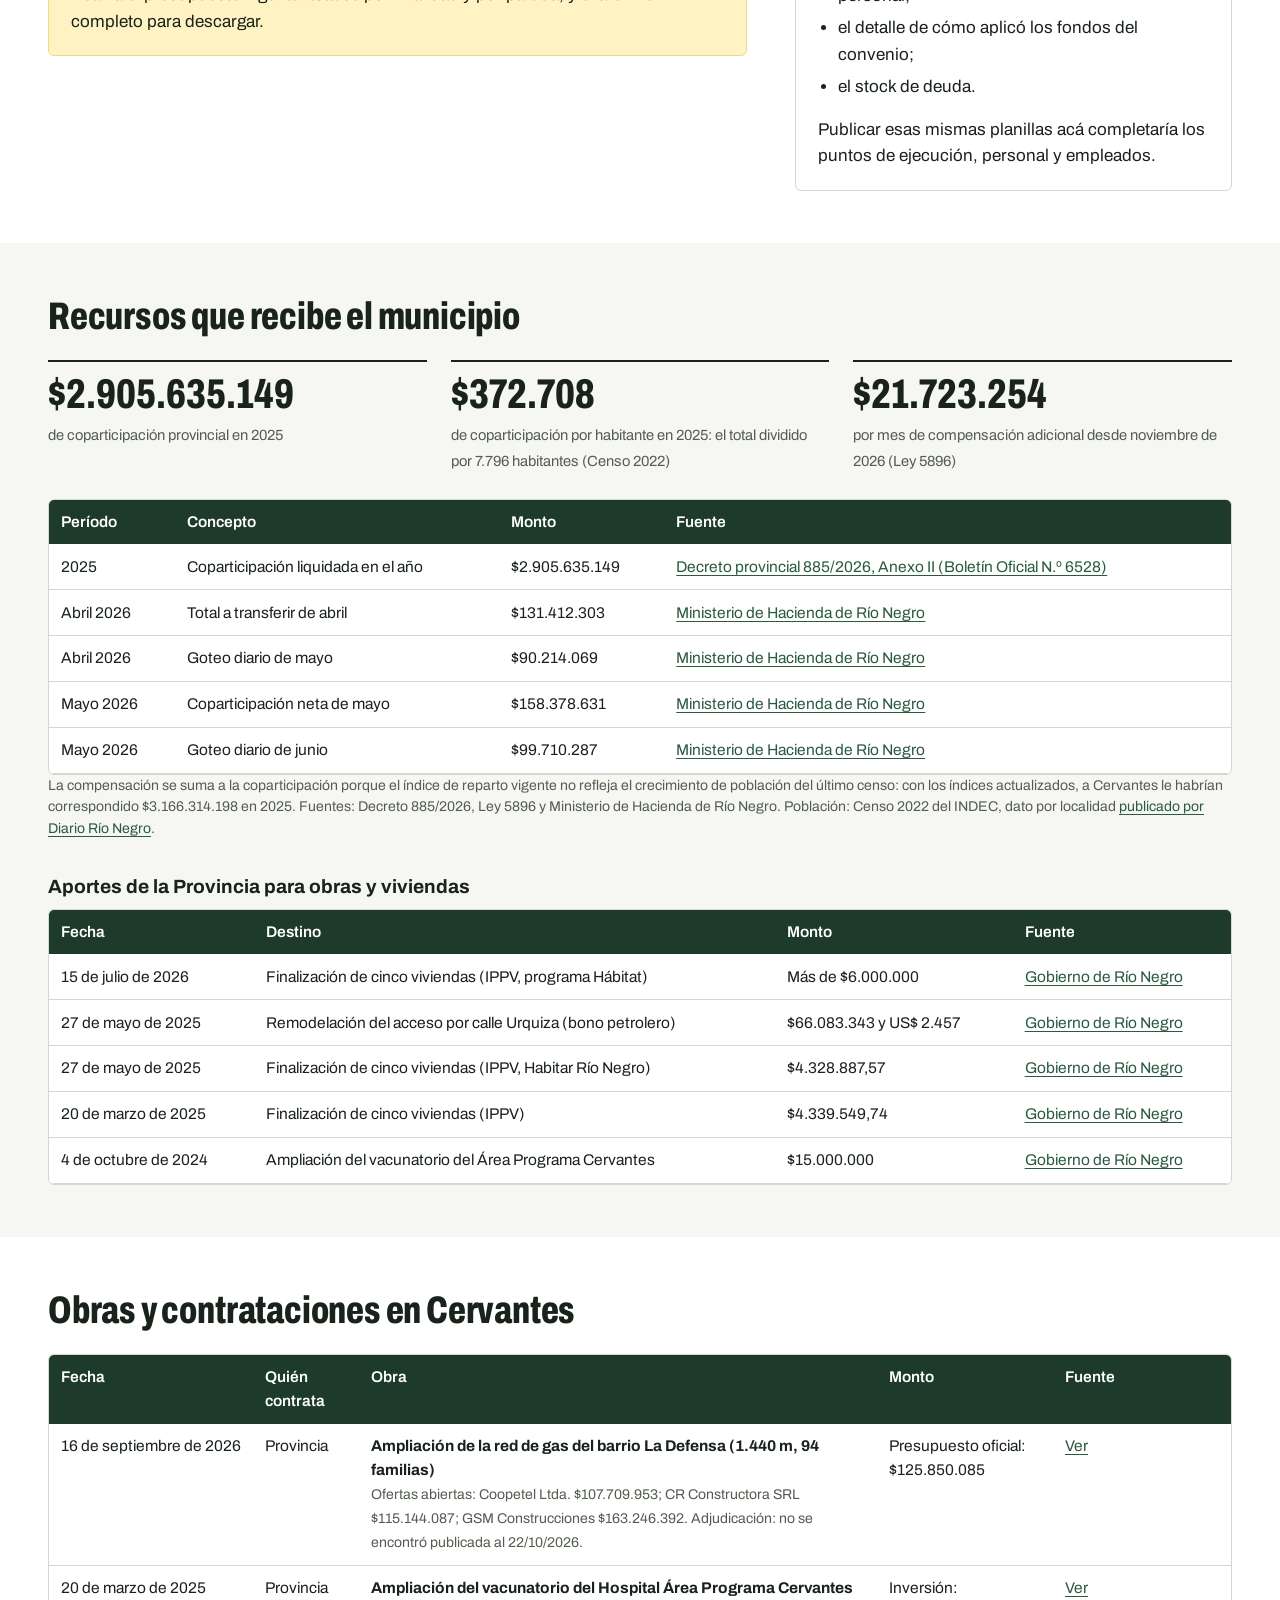
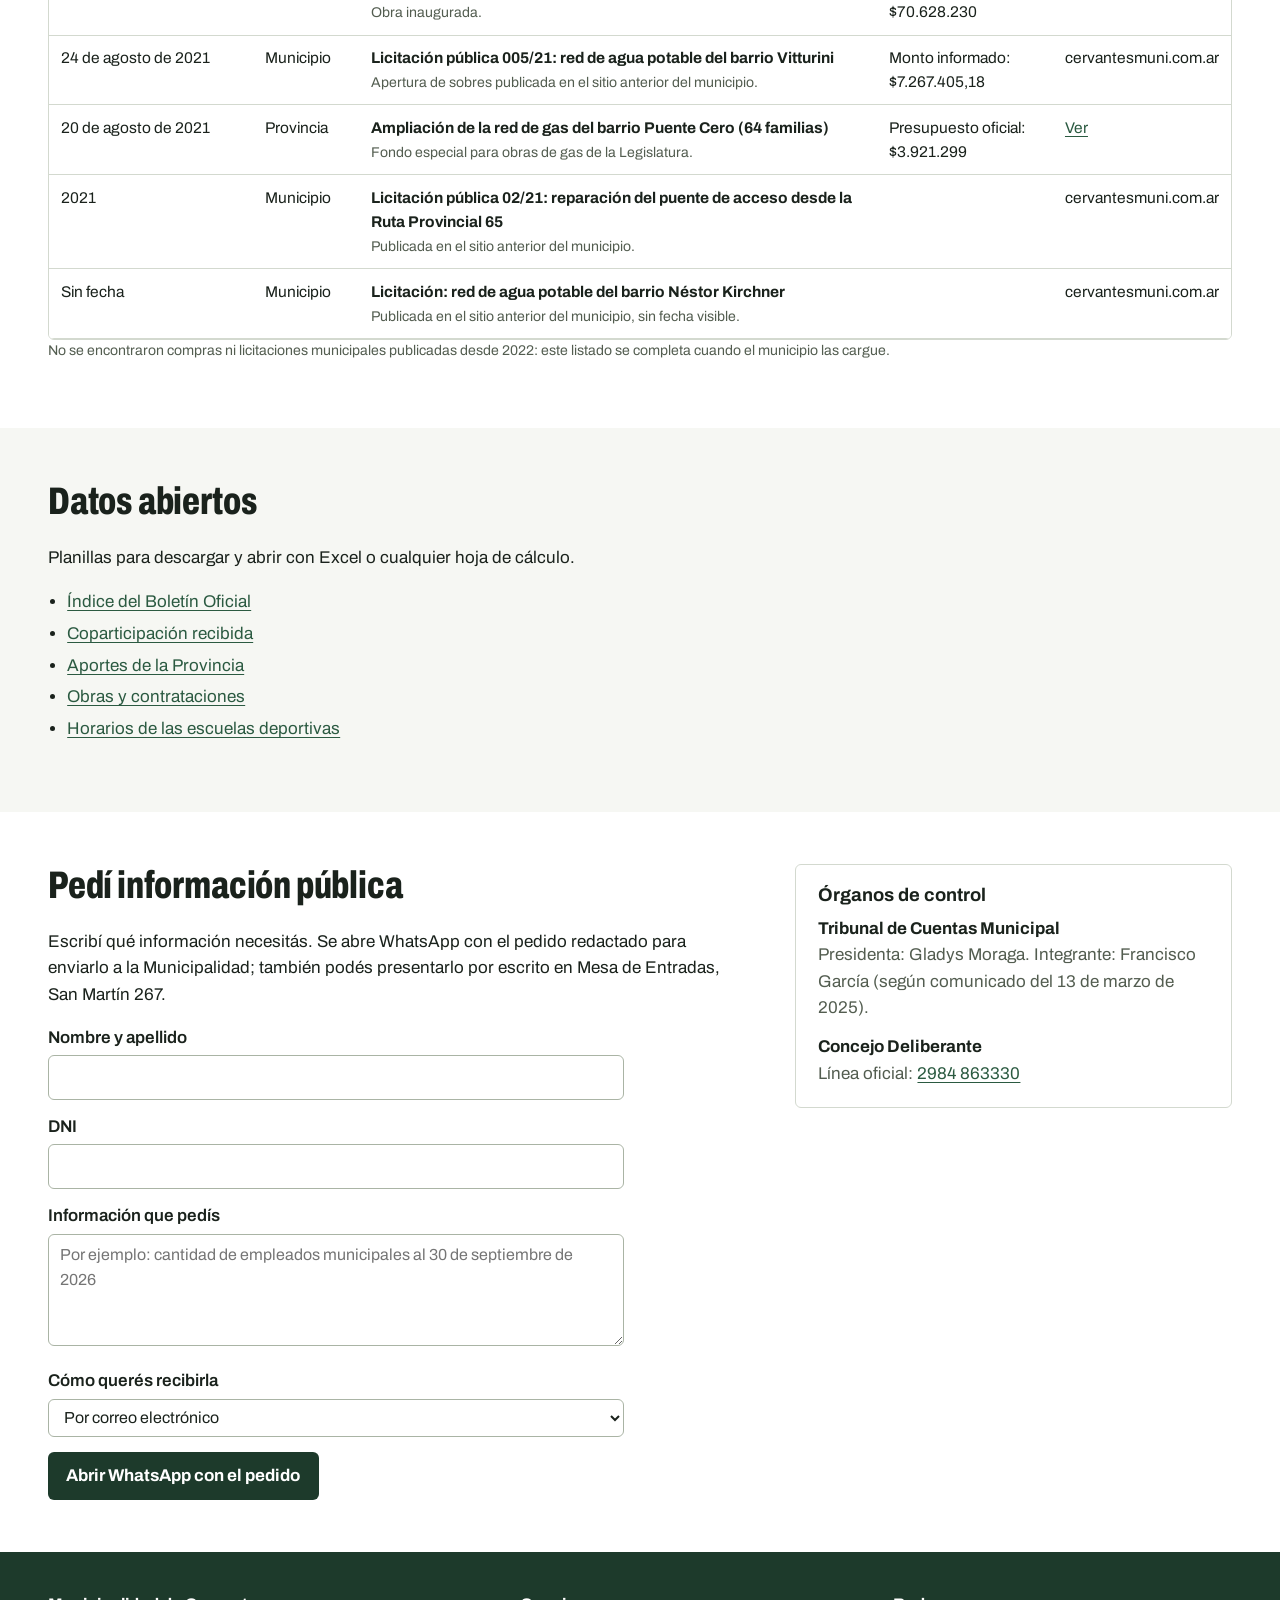
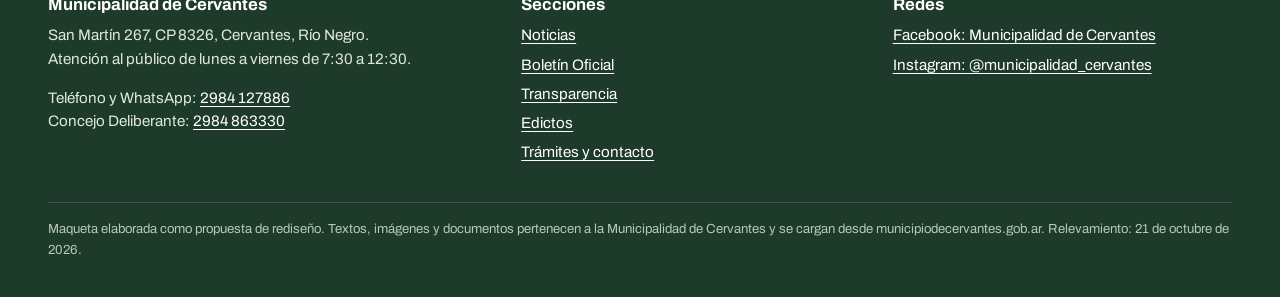
<file: transparencia.html>
<!doctype html>
<html lang="es-AR">
<head>
<meta charset="utf-8">
<meta name="viewport" content="width=device-width, initial-scale=1">
<title>Transparencia | Municipalidad de Cervantes</title>
<meta name="description" content="Transparencia de la Municipalidad de Cervantes: presupuesto, recursos, obras y acceso a la información.">
<meta name="robots" content="noindex, nofollow">
<link rel="preconnect" href="https://fonts.googleapis.com">
<link rel="preconnect" href="https://fonts.gstatic.com" crossorigin>
<link rel="stylesheet" href="https://fonts.googleapis.com/css2?family=Archivo:wdth,wght@62..125,400..900&display=swap">
<link rel="stylesheet" href="assets/styles.css">
<link rel="icon" href="data:image/svg+xml,%3Csvg viewBox='0 0 48 48' xmlns='http://www.w3.org/2000/svg'%3E%3Crect width='48' height='48' rx='9' fill='%23F2BE00'/%3E%3Cpath d='M33.5 16.2a11.5 11.5 0 1 0 0 15.6' fill='none' stroke='%231A221C' stroke-width='7.5' stroke-linecap='round'/%3E%3C/svg%3E">
</head>
<body>
<a class="salto" href="#contenido">Ir al contenido</a>
<div class="maqueta"><div class="contenedor"><p><strong>Maqueta de propuesta.</strong> No es el sitio oficial: el contenido se tomó de municipiodecervantes.gob.ar el 21 de octubre de 2026.</p></div></div>
<header class="cabecera">
  <div class="contenedor">
    <div class="utilidades">
      <span>Atención al público: lunes a viernes de 7:30 a 12:30</span>
      <span>San Martín 267, Cervantes</span>
      <a href="https://wa.me/5492984127886">WhatsApp 2984 127886</a>
    </div>
    <div class="barra">
      <a class="marca" href="index.html"><svg viewBox="0 0 48 48" aria-hidden="true"><rect width="48" height="48" rx="9" fill="#F2BE00"/><path d="M33.5 16.2a11.5 11.5 0 1 0 0 15.6" fill="none" stroke="#1A221C" stroke-width="7.5" stroke-linecap="round"/></svg><span><strong>Municipalidad de Cervantes</strong><span>Río Negro</span></span></a>
      <button class="menu-boton" type="button" aria-expanded="false" aria-controls="nav">Menú</button>
      <nav class="nav" id="nav" aria-label="Principal"><ul><li><a href="index.html">Inicio</a></li><li><a href="noticias.html">Noticias</a></li><li><details><summary>Áreas</summary><ul><li><a href="desarrollo-social.html">Desarrollo Social</a></li><li><a href="cultura.html">Cultura</a></li><li><a href="deporte.html">Deporte</a></li><li><a href="historia.html">Historia y Memoria Viva</a></li></ul></details></li><li><a href="concejo.html">Concejo Deliberante</a></li><li><a href="boletin.html">Boletín Oficial</a></li><li><a href="transparencia.html" aria-current="page">Transparencia</a></li><li><a href="contacto.html">Contacto</a></li></ul></nav>
    </div>
  </div>
</header>
<main id="contenido">
<section class="titulo-pagina"><div class="contenedor"><p class="migas"><a href="index.html">Inicio</a> / Transparencia</p><h1 class="display">Transparencia</h1><p>Qué información publica el municipio, qué datos sobre Cervantes ya publicaron la Provincia y el INDEC, y cómo pedir lo que falta.</p></div></section>
<section class="seccion"><div class="contenedor">
  <h2 class="display">Estado de publicación</h2>
  <div class="tabla-scroll"><table class="datos apilada">
    <thead><tr><th>Información</th><th>Estado</th><th>Detalle</th></tr></thead>
    <tbody><tr><td data-t="Información"><strong>Boletín Oficial</strong></td><td data-t="Estado"><span class="estado publicado">Publicado</span></td><td data-t="Detalle">Ordenanzas desde 2009 y resoluciones de 2026, con índice buscable. Falta 2022 y los archivos de 2021 y 2023 no abren. <a href="boletin.html">Ver</a></td></tr><tr><td data-t="Información"><strong>Presupuesto vigente</strong></td><td data-t="Estado"><span class="estado parcial">En parte</span></td><td data-t="Detalle">Rige el Presupuesto 2025 prorrogado por la Resolución 02/2026. El presupuesto 2025 no se encontró publicado como documento aparte (podría estar dentro de la recopilación de ordenanzas 2024). <a href="#presupuesto">Ver</a></td></tr><tr><td data-t="Información"><strong>Ejecución presupuestaria</strong></td><td data-t="Estado"><span class="estado externo">Con datos de Provincia</span></td><td data-t="Detalle">Recursos: la coparticipación que informa el Ministerio de Hacienda provincial. Gastos: a cargar por el municipio. <a href="#recursos">Ver</a></td></tr><tr><td data-t="Información"><strong>Compras y contrataciones</strong></td><td data-t="Estado"><span class="estado externo">Con datos de Provincia</span></td><td data-t="Detalle">Obras que licita la Provincia en Cervantes y licitaciones municipales publicadas en el sitio anterior. <a href="#obras">Ver</a></td></tr><tr><td data-t="Información"><strong>Adjudicaciones</strong></td><td data-t="Estado"><span class="estado externo">En parte</span></td><td data-t="Detalle">Ofertas de la red de gas del barrio La Defensa. No se encontró publicada la adjudicación. <a href="#obras">Ver</a></td></tr><tr><td data-t="Información"><strong>Planta de personal y sueldos</strong></td><td data-t="Estado"><span class="estado pendiente">A cargar</span></td><td data-t="Detalle">No se encontraron datos públicos en otras fuentes. El convenio con la Provincia prevé que el municipio los informe cada semestre. <a href="#provincia">Ver</a></td></tr><tr><td data-t="Información"><strong>Cantidad de empleados</strong></td><td data-t="Estado"><span class="estado pendiente">A cargar</span></td><td data-t="Detalle">Un número total, actualizado cada semestre, alcanza para cumplir este punto. <a href="#provincia">Ver</a></td></tr><tr><td data-t="Información"><strong>Declaraciones juradas</strong></td><td data-t="Estado"><span class="estado pendiente">A cargar</span></td><td data-t="Detalle">De la intendenta, secretarios y concejales. No se encontraron publicadas en otras fuentes.</td></tr><tr><td data-t="Información"><strong>Canal de acceso a la información</strong></td><td data-t="Estado"><span class="estado propuesto">Incluido</span></td><td data-t="Detalle">Formulario para pedir información pública. <a href="#pedido">Ver</a></td></tr><tr><td data-t="Información"><strong>Datos abiertos</strong></td><td data-t="Estado"><span class="estado propuesto">Incluido</span></td><td data-t="Detalle">Planillas CSV descargables con los datos de esta página y del Boletín Oficial. <a href="#datos">Ver</a></td></tr></tbody>
  </table></div>
  <p class="nota-fuente">“Con datos de Provincia” indica que la información viene de publicaciones oficiales del Gobierno de Río Negro y no del municipio. Cada punto pasa a “Publicado” cuando el municipio carga su propio documento.</p>
</div></section>

<section class="seccion blanca" id="presupuesto"><div class="contenedor grilla">
  <div class="prosa">
    <h2 class="display">Presupuesto 2026</h2>
    <p>Para 2026 rige el Presupuesto de Gastos y Cálculo de Recursos de 2025, prorrogado por la Resolución 02/2026 del 7 de enero, según el artículo 96 de la Carta Orgánica, con una actualización del 30 % de los créditos.</p>
    <p><a href="https://municipiodecervantes.gob.ar/wp-content/uploads/2026/01/Doc-ene-08-2026-09.32.pdf" target="_blank" rel="noopener">Ver la Resolución 02/2026 (PDF escaneado, 2 páginas)</a></p>
    <div class="recuadro oro">
      <h3>Lugar para el presupuesto</h3>
      <p style="margin:0">Acá va el presupuesto vigente: totales por finalidad y por partida, y el archivo completo para descargar.</p>
    </div>
  </div>
  <aside class="lateral" id="provincia">
    <h2>Lo que ya se informa a la Provincia</h2>
    <p>El convenio de compensación financiera con la Provincia, ratificado por la Ley 5896, prevé que el municipio envíe cada semestre al Ministerio de Hacienda:</p>
    <ul class="lista">
      <li>la ejecución presupuestaria de recursos y gastos;</li>
      <li>la evolución de la masa salarial y de la planta de personal;</li>
      <li>el detalle de cómo aplicó los fondos del convenio;</li>
      <li>el stock de deuda.</li>
    </ul>
    <p style="margin:0">Publicar esas mismas planillas acá completaría los puntos de ejecución, personal y empleados.</p>
  </aside>
</div></section>

<section class="seccion" id="recursos"><div class="contenedor">
  <h2 class="display">Recursos que recibe el municipio</h2>
  <div class="cifras">
    <div><span class="cifra">$2.905.635.149</span><span>de coparticipación provincial en 2025</span></div>
    <div><span class="cifra">$372.708</span><span>de coparticipación por habitante en 2025: el total dividido por 7.796 habitantes (Censo 2022)</span></div>
    <div><span class="cifra">$21.723.254</span><span>por mes de compensación adicional desde noviembre de 2026 (Ley 5896)</span></div>
  </div>
  <div class="tabla-scroll" style="margin-top:1.5rem"><table class="datos apilada">
    <thead><tr><th>Período</th><th>Concepto</th><th class="num">Monto</th><th>Fuente</th></tr></thead>
    <tbody><tr><td data-t="Período">2025</td><td data-t="Concepto">Coparticipación liquidada en el año</td><td class="num" data-t="Monto">$2.905.635.149</td><td data-t="Fuente"><a href="https://rionegro.gov.ar/download/boletin/6528.pdf" target="_blank" rel="noopener">Decreto provincial 885/2026, Anexo II (Boletín Oficial N.º 6528)</a></td></tr><tr><td data-t="Período">Abril 2026</td><td data-t="Concepto">Total a transferir de abril</td><td class="num" data-t="Monto">$131.412.303</td><td data-t="Fuente"><a href="https://rionegro.gov.ar/articulo/59429/rio-negro-transfirio-20509-millonesa-municipios-y-comisiones" target="_blank" rel="noopener">Ministerio de Hacienda de Río Negro</a></td></tr><tr><td data-t="Período">Abril 2026</td><td data-t="Concepto">Goteo diario de mayo</td><td class="num" data-t="Monto">$90.214.069</td><td data-t="Fuente"><a href="https://rionegro.gov.ar/articulo/59429/rio-negro-transfirio-20509-millonesa-municipios-y-comisiones" target="_blank" rel="noopener">Ministerio de Hacienda de Río Negro</a></td></tr><tr><td data-t="Período">Mayo 2026</td><td data-t="Concepto">Coparticipación neta de mayo</td><td class="num" data-t="Monto">$158.378.631</td><td data-t="Fuente"><a href="https://rionegro.gov.ar/articulo/60019/rio-negro-transfirio-24500-millones-a-municipios-y-comisiones-de-fomento" target="_blank" rel="noopener">Ministerio de Hacienda de Río Negro</a></td></tr><tr><td data-t="Período">Mayo 2026</td><td data-t="Concepto">Goteo diario de junio</td><td class="num" data-t="Monto">$99.710.287</td><td data-t="Fuente"><a href="https://rionegro.gov.ar/articulo/60019/rio-negro-transfirio-24500-millones-a-municipios-y-comisiones-de-fomento" target="_blank" rel="noopener">Ministerio de Hacienda de Río Negro</a></td></tr></tbody>
  </table></div>
  <p class="nota-fuente">La compensación se suma a la coparticipación porque el índice de reparto vigente no refleja el crecimiento de población del último censo: con los índices actualizados, a Cervantes le habrían correspondido $3.166.314.198 en 2025. Fuentes: Decreto 885/2026, Ley 5896 y Ministerio de Hacienda de Río Negro. Población: Censo 2022 del INDEC, dato por localidad <a href="https://www.rionegro.com.ar/politica/el-dato-poblacional-del-censo-por-ciudad-abrira-debate-en-rio-negro-3690520/" target="_blank" rel="noopener">publicado por Diario Río Negro</a>.</p>

  <h3 style="margin-top:2.25rem">Aportes de la Provincia para obras y viviendas</h3>
  <div class="tabla-scroll"><table class="datos apilada">
    <thead><tr><th class="num">Fecha</th><th>Destino</th><th class="num">Monto</th><th>Fuente</th></tr></thead>
    <tbody><tr><td class="num" data-t="Fecha">15 de julio de 2026</td><td data-t="Destino">Finalización de cinco viviendas (IPPV, programa Hábitat)</td><td class="num" data-t="Monto">Más de $6.000.000</td><td data-t="Fuente"><a href="https://rionegro.gov.ar/articulo/60262/cervantes-rio-negro-facilita-acceso-a-vivienda-y-lleva-servicios-a-vecinos" target="_blank" rel="noopener">Gobierno de Río Negro</a></td></tr><tr><td class="num" data-t="Fecha">27 de mayo de 2025</td><td data-t="Destino">Remodelación del acceso por calle Urquiza (bono petrolero)</td><td class="num" data-t="Monto">$66.083.343 y US$ 2.457</td><td data-t="Fuente"><a href="https://rionegro.gov.ar/articulo/54152/cervantes-mejorara-su-acceso-principal-con-fondos-del-bono-petrolero" target="_blank" rel="noopener">Gobierno de Río Negro</a></td></tr><tr><td class="num" data-t="Fecha">27 de mayo de 2025</td><td data-t="Destino">Finalización de cinco viviendas (IPPV, Habitar Río Negro)</td><td class="num" data-t="Monto">$4.328.887,57</td><td data-t="Fuente"><a href="https://rionegro.gov.ar/articulo/54152/cervantes-mejorara-su-acceso-principal-con-fondos-del-bono-petrolero" target="_blank" rel="noopener">Gobierno de Río Negro</a></td></tr><tr><td class="num" data-t="Fecha">20 de marzo de 2025</td><td data-t="Destino">Finalización de cinco viviendas (IPPV)</td><td class="num" data-t="Monto">$4.339.549,74</td><td data-t="Fuente"><a href="https://rionegro.gov.ar/articulo/53274/la-provincia-inauguro-el-vacunatorio-del-hospital-de-cervantes" target="_blank" rel="noopener">Gobierno de Río Negro</a></td></tr><tr><td class="num" data-t="Fecha">4 de octubre de 2024</td><td data-t="Destino">Ampliación del vacunatorio del Área Programa Cervantes</td><td class="num" data-t="Monto">$15.000.000</td><td data-t="Fuente"><a href="https://rionegro.gov.ar/articulo/51446/weretilneck-acompano-a-la-comunidad-de-cervantes-en-su-114-aniversario" target="_blank" rel="noopener">Gobierno de Río Negro</a></td></tr></tbody>
  </table></div>
</div></section>

<section class="seccion blanca" id="obras"><div class="contenedor">
  <h2 class="display">Obras y contrataciones en Cervantes</h2>
  <div class="tabla-scroll"><table class="datos apilada">
    <thead><tr><th class="num">Fecha</th><th>Quién contrata</th><th>Obra</th><th>Monto</th><th>Fuente</th></tr></thead>
    <tbody><tr><td class="num" data-t="Fecha">16 de septiembre de 2026</td><td data-t="Quién contrata">Provincia</td><td data-t="Obra"><strong>Ampliación de la red de gas del barrio La Defensa (1.440 m, 94 familias)</strong><br><span class="nota-fuente">Ofertas abiertas: Coopetel Ltda. $107.709.953; CR Constructora SRL $115.144.087; GSM Construcciones $163.246.392. Adjudicación: no se encontró publicada al 22/10/2026.</span></td><td data-t="Monto">Presupuesto oficial: $125.850.085</td><td data-t="Fuente"><a href="https://rionegro.gov.ar/articulo/61498/weretilneck-confirmo-la-ampliacion-de-la-red-de-gas-natural-en-cervantes" target="_blank" rel="noopener">Ver</a></td></tr><tr><td class="num" data-t="Fecha">20 de marzo de 2025</td><td data-t="Quién contrata">Provincia</td><td data-t="Obra"><strong>Ampliación del vacunatorio del Hospital Área Programa Cervantes</strong><br><span class="nota-fuente">Obra inaugurada.</span></td><td data-t="Monto">Inversión: $70.628.230</td><td data-t="Fuente"><a href="https://rionegro.gov.ar/articulo/53274/la-provincia-inauguro-el-vacunatorio-del-hospital-de-cervantes" target="_blank" rel="noopener">Ver</a></td></tr><tr><td class="num" data-t="Fecha">24 de agosto de 2021</td><td data-t="Quién contrata">Municipio</td><td data-t="Obra"><strong>Licitación pública 005/21: red de agua potable del barrio Vitturini</strong><br><span class="nota-fuente">Apertura de sobres publicada en el sitio anterior del municipio.</span></td><td data-t="Monto">Monto informado: $7.267.405,18</td><td data-t="Fuente">cervantesmuni.com.ar</td></tr><tr><td class="num" data-t="Fecha">20 de agosto de 2021</td><td data-t="Quién contrata">Provincia</td><td data-t="Obra"><strong>Ampliación de la red de gas del barrio Puente Cero (64 familias)</strong><br><span class="nota-fuente">Fondo especial para obras de gas de la Legislatura.</span></td><td data-t="Monto">Presupuesto oficial: $3.921.299</td><td data-t="Fuente"><a href="https://rionegro.gov.ar/articulo/37901/la-provincia-llevara-gas-natural-a-mas-de-60-familias-de-cervantes" target="_blank" rel="noopener">Ver</a></td></tr><tr><td class="num" data-t="Fecha">2021</td><td data-t="Quién contrata">Municipio</td><td data-t="Obra"><strong>Licitación pública 02/21: reparación del puente de acceso desde la Ruta Provincial 65</strong><br><span class="nota-fuente">Publicada en el sitio anterior del municipio.</span></td><td data-t="Monto"></td><td data-t="Fuente">cervantesmuni.com.ar</td></tr><tr><td class="num" data-t="Fecha">Sin fecha</td><td data-t="Quién contrata">Municipio</td><td data-t="Obra"><strong>Licitación: red de agua potable del barrio Néstor Kirchner</strong><br><span class="nota-fuente">Publicada en el sitio anterior del municipio, sin fecha visible.</span></td><td data-t="Monto"></td><td data-t="Fuente">cervantesmuni.com.ar</td></tr></tbody>
  </table></div>
  <p class="nota-fuente">No se encontraron compras ni licitaciones municipales publicadas desde 2022: este listado se completa cuando el municipio las cargue.</p>
</div></section>

<section class="seccion" id="datos"><div class="contenedor">
  <h2 class="display">Datos abiertos</h2>
  <p>Planillas para descargar y abrir con Excel o cualquier hoja de cálculo.</p>
  <ul class="lista">
    <li><a href="assets/indice-boletin.csv" download>Índice del Boletín Oficial</a></li>
    <li><a href="assets/coparticipacion.csv" download>Coparticipación recibida</a></li>
    <li><a href="assets/aportes-provinciales.csv" download>Aportes de la Provincia</a></li>
    <li><a href="assets/obras-y-contrataciones.csv" download>Obras y contrataciones</a></li>
    <li><a href="assets/escuelas-deportivas.csv" download>Horarios de las escuelas deportivas</a></li>
  </ul>
</div></section>

<section class="seccion blanca"><div class="contenedor grilla">
  <div>
    <h2 class="display" id="pedido">Pedí información pública</h2>
    <p>Escribí qué información necesitás. Se abre WhatsApp con el pedido redactado para enviarlo a la Municipalidad; también podés presentarlo por escrito en Mesa de Entradas, San Martín 267.</p>
    <form class="form" data-wa="5492984127886" data-intro="Solicitud de acceso a la información pública dirigida a la Municipalidad de Cervantes.">
      <div><label for="p-nombre">Nombre y apellido</label><input id="p-nombre" data-campo="Nombre y apellido" required></div>
      <div><label for="p-dni">DNI</label><input id="p-dni" data-campo="DNI" inputmode="numeric"></div>
      <div><label for="p-pedido">Información que pedís</label><textarea id="p-pedido" data-campo="Información solicitada" required placeholder="Por ejemplo: cantidad de empleados municipales al 30 de septiembre de 2026"></textarea></div>
      <div><label for="p-forma">Cómo querés recibirla</label><select id="p-forma" data-campo="Forma de entrega"><option>Por correo electrónico</option><option>Por WhatsApp</option><option>En papel, en la Municipalidad</option></select></div>
      <div><button class="boton" type="submit">Abrir WhatsApp con el pedido</button></div>
    </form>
  </div>
  <aside class="lateral">
    <h2>Órganos de control</h2>
    <dl>
      <dt>Tribunal de Cuentas Municipal</dt><dd>Presidenta: Gladys Moraga. Integrante: Francisco García (según comunicado del 13 de marzo de 2025).</dd>
      <dt>Concejo Deliberante</dt><dd>Línea oficial: <a href="tel:+542984863330">2984 863330</a></dd>
    </dl>
  </aside>
</div></section>

</main>
<footer class="pie">
  <div class="contenedor">
    <div class="columnas">
      <div>
        <h2>Municipalidad de Cervantes</h2>
        <p>San Martín 267, CP 8326, Cervantes, Río Negro.<br>Atención al público de lunes a viernes de 7:30 a 12:30.</p>
        <p>Teléfono y WhatsApp: <a href="https://wa.me/5492984127886">2984 127886</a><br>Concejo Deliberante: <a href="tel:+542984863330">2984 863330</a></p>
      </div>
      <div>
        <h2>Secciones</h2>
        <ul>
          <li><a href="noticias.html">Noticias</a></li>
          <li><a href="boletin.html">Boletín Oficial</a></li>
          <li><a href="transparencia.html">Transparencia</a></li>
          <li><a href="edictos.html">Edictos</a></li>
          <li><a href="contacto.html">Trámites y contacto</a></li>
        </ul>
      </div>
      <div>
        <h2>Redes</h2>
        <ul>
          <li><a href="https://www.facebook.com/552581624817618" rel="noopener">Facebook: Municipalidad de Cervantes</a></li>
          <li><a href="https://www.instagram.com/municipalidad_cervantes/" rel="noopener">Instagram: @municipalidad_cervantes</a></li>
        </ul>
      </div>
    </div>
    <p class="legal">Maqueta elaborada como propuesta de rediseño. Textos, imágenes y documentos pertenecen a la Municipalidad de Cervantes y se cargan desde municipiodecervantes.gob.ar. Relevamiento: 21 de octubre de 2026.</p>
  </div>
</footer>
<script src="assets/facebook.js"></script>
<script src="assets/data.js"></script>
<script src="assets/app.js"></script>
</body>
</html>
</file>
<file: assets/styles.css>
/* Maqueta: Municipalidad de Cervantes (Río Negro) */
:root {
  --verde: #1d3a2b;
  --verde-2: #2b5a41;
  --verde-claro: #e3ebe2;
  --oro: #f2be00;
  --oro-claro: #fff3c4;
  --papel: #f6f7f3;
  --blanco: #ffffff;
  --tinta: #1a221c;
  --gris: #535d50;
  --linea: #d3d9cf;
  --alerta: #8f2c19;
  --ancho: 74rem;
  --prosa: 42rem;
  --radio: 6px;
  --sans: "Archivo", "Segoe UI", system-ui, -apple-system, Roboto, Arial, sans-serif;
}

*, *::before, *::after { box-sizing: border-box; }
html { -webkit-text-size-adjust: 100%; }
body {
  margin: 0;
  background: var(--papel);
  color: var(--tinta);
  font-family: var(--sans);
  font-size: 1.0625rem;
  line-height: 1.55;
}
img { max-width: 100%; display: block; }
a { color: var(--verde-2); text-underline-offset: 0.18em; }
a:hover { color: var(--verde); }
:focus-visible { outline: 3px solid var(--oro); outline-offset: 2px; }
h1, h2, h3 { line-height: 1.1; margin: 0 0 0.6em; }
p { margin: 0 0 1em; }
.prosa p, .prosa li { max-width: var(--prosa); }

.display {
  font-stretch: 72%;
  font-weight: 800;
  letter-spacing: -0.005em;
}
h2.display { font-size: clamp(1.75rem, 3.6vw, 2.4rem); }
h3 { font-size: 1.2rem; font-weight: 700; }

.salto { position: absolute; left: -999px; top: 0; background: var(--oro); color: var(--tinta); padding: 0.6rem 1rem; z-index: 50; }
.salto:focus { left: 0.5rem; top: 0.5rem; }

.contenedor { width: min(100% - 2rem, var(--ancho)); margin-inline: auto; }

/* Aviso de maqueta */
.maqueta {
  background: var(--oro);
  color: var(--tinta);
  font-size: 0.85rem;
  padding: 0.45rem 0;
}
.maqueta p { margin: 0; }

/* Cabecera */
.cabecera { background: var(--verde); color: var(--blanco); }
.utilidades {
  display: flex; flex-wrap: wrap; gap: 0.25rem 1.5rem;
  font-size: 0.85rem; color: #cfdccd;
  padding: 0.5rem 0; border-bottom: 1px solid rgba(255,255,255,0.12);
}
.utilidades a { color: inherit; }
.barra { display: flex; align-items: center; justify-content: space-between; gap: 1rem; padding: 0.85rem 0; }
.marca { display: flex; align-items: center; gap: 0.75rem; color: var(--blanco); text-decoration: none; min-width: 0; flex: 0 1 auto; }
.marca svg { width: 2.75rem; height: 2.75rem; flex: none; }
.marca strong { display: block; font-stretch: 72%; font-weight: 800; font-size: 1.45rem; line-height: 1; }
.marca span { font-size: 0.85rem; color: #cfdccd; }
.marca:hover { color: var(--blanco); }

.menu-boton {
  display: none; background: transparent; color: var(--blanco);
  border: 1px solid rgba(255,255,255,0.4); border-radius: var(--radio);
  font: inherit; font-size: 0.95rem; padding: 0.45rem 0.8rem; cursor: pointer;
}
.nav ul { list-style: none; margin: 0; padding: 0; display: flex; flex-wrap: wrap; gap: 0.15rem 0.2rem; }
.nav a, .nav summary {
  display: block; color: var(--blanco); text-decoration: none; font-weight: 600; font-size: 0.97rem;
  padding: 0.5rem 0.55rem; border-bottom: 3px solid transparent; cursor: pointer; white-space: nowrap;
}
.nav a:hover, .nav summary:hover { border-bottom-color: rgba(242,190,0,0.6); color: var(--blanco); }
.nav a[aria-current="page"], .nav details.activo > summary { border-bottom-color: var(--oro); }
.nav details { position: relative; }
.nav summary { list-style: none; }
.nav summary::-webkit-details-marker { display: none; }
.nav summary::after { content: ""; display: inline-block; margin-left: 0.4rem; border: 5px solid transparent; border-top-color: currentColor; transform: translateY(2px); }
.nav details ul {
  position: absolute; z-index: 20; top: 100%; left: 0; min-width: 14rem;
  display: block; background: var(--blanco); border-radius: var(--radio);
  box-shadow: 0 10px 30px rgba(20,35,25,0.18); padding: 0.4rem;
}
.nav details ul a { color: var(--tinta); border: 0; border-radius: 4px; }
.nav details ul a:hover, .nav details ul a[aria-current="page"] { background: var(--verde-claro); color: var(--tinta); }

/* Portada */
.portada { background: var(--verde); color: var(--blanco); }
.portada .contenedor { display: grid; grid-template-columns: 1.05fr 1fr; gap: 0; align-items: stretch; }
.portada-texto { padding: 3rem 2.5rem 3.5rem 0; }
.portada h1 { font-size: clamp(2.6rem, 6.4vw, 4.6rem); margin-bottom: 0.35em; }
.portada .bajada { font-size: 1.15rem; color: #dfe8dd; max-width: 30rem; }
.portada-foto { position: relative; min-height: 22rem; margin: 0; background: #2c4a39; }
.portada-foto img { position: absolute; inset: 0; width: 100%; height: 100%; object-fit: cover; object-position: 86% 50%; }
.portada-foto figcaption { position: absolute; left: 0; bottom: 0; background: rgba(19,36,27,0.82); color: #dfe8dd; font-size: 0.8rem; padding: 0.35rem 0.7rem; }

.buscador { margin-top: 1.75rem; position: relative; max-width: 34rem; }
.buscador label { display: block; font-weight: 700; margin-bottom: 0.45rem; }
.buscador input {
  width: 100%; font: inherit; font-size: 1.1rem; padding: 0.85rem 1rem;
  border: 2px solid var(--oro); border-radius: var(--radio); background: var(--blanco); color: var(--tinta);
}
.buscador .ayuda { font-size: 0.85rem; color: #cfdccd; margin: 0.5rem 0 0; }
.resultados {
  list-style: none; margin: 0.5rem 0 0; padding: 0; background: var(--blanco); color: var(--tinta);
  border-radius: var(--radio); box-shadow: 0 14px 40px rgba(10,25,15,0.3); overflow: hidden;
}
.resultados:empty { display: none; }
.resultados li + li { border-top: 1px solid var(--linea); }
.resultados a { display: block; padding: 0.7rem 1rem; text-decoration: none; color: var(--tinta); }
.resultados a:hover, .resultados a:focus { background: var(--verde-claro); }
.resultados .tipo { display: block; font-size: 0.78rem; color: var(--gris); }
.resultados .vacio { padding: 0.8rem 1rem; color: var(--gris); }

/* Avisos */
.aviso { background: var(--oro-claro); border-bottom: 1px solid #ecd98a; }
.aviso .contenedor { display: grid; grid-template-columns: auto 1fr; gap: 1rem; padding: 1.25rem 0; align-items: start; }
.aviso svg { width: 2rem; height: 2rem; color: var(--alerta); margin-top: 0.15rem; }
.aviso h2 { font-size: 1.25rem; margin: 0 0 0.25rem; }
.aviso p { margin: 0; max-width: 52rem; }
.aviso .fecha { font-size: 0.85rem; color: var(--gris); }

/* Secciones */
.seccion { padding: 3.25rem 0; }
.seccion + .seccion { padding-top: 0; }
.seccion.blanca { background: var(--blanco); padding: 3.25rem 0; }
.seccion.blanca + .seccion { padding-top: 3.25rem; }
.encabezado { display: flex; flex-wrap: wrap; align-items: baseline; justify-content: space-between; gap: 0.5rem 1.5rem; margin-bottom: 1.25rem; }
.encabezado h2 { margin: 0; }

/* Accesos */
.accesos { display: grid; grid-template-columns: repeat(4, 1fr); gap: 0 1.75rem; margin: 0; padding: 0; list-style: none; }
.accesos a { display: block; text-decoration: none; color: var(--tinta); padding: 1rem 0 1.25rem; border-top: 2px solid var(--tinta); height: 100%; }
.accesos strong { display: block; font-stretch: 78%; font-weight: 800; font-size: 1.35rem; line-height: 1.1; margin-bottom: 0.35rem; }
.accesos span { color: var(--gris); font-size: 0.95rem; }
.accesos a:hover strong { text-decoration: underline; text-decoration-color: var(--oro); text-decoration-thickness: 3px; text-underline-offset: 0.15em; }

/* Columnas de portada */
.dos-columnas { display: grid; grid-template-columns: 1fr 1.25fr; gap: 3rem; }
.semana { list-style: none; margin: 0; padding: 0; }
.semana li { padding: 0.9rem 0; border-top: 1px solid var(--linea); }
.semana time, .meta { font-size: 0.85rem; color: var(--gris); }
.semana h3 { font-size: 1.05rem; margin: 0.15rem 0 0.25rem; }
.semana p { margin: 0; font-size: 0.95rem; color: var(--gris); }

.noticias { list-style: none; margin: 0; padding: 0; }
.noticia { display: grid; grid-template-columns: 9.5rem 1fr; gap: 1rem; padding: 1rem 0; border-top: 1px solid var(--linea); }
.noticia .foto { aspect-ratio: 3 / 2; background: var(--verde-claro); border-radius: 4px; overflow: hidden; }
.noticia .foto img { width: 100%; height: 100%; object-fit: cover; }
.noticia h3 { font-size: 1.1rem; margin: 0.15rem 0 0.35rem; }
.noticia h3 a { color: var(--tinta); text-decoration: none; }
.noticia h3 a:hover { text-decoration: underline; }
.noticia p { margin: 0; color: var(--gris); font-size: 0.95rem; }
.etiqueta { display: inline-block; font-size: 0.78rem; font-weight: 600; background: var(--verde-claro); color: var(--verde); padding: 0.05rem 0.45rem; border-radius: 3px; margin-right: 0.4rem; }
.etiqueta.fb { background: #e7edf8; color: #1d3f7a; }
.mas { font-weight: 600; }

/* Páginas internas */
.titulo-pagina { background: var(--verde); color: var(--blanco); padding: 2.5rem 0 2.25rem; }
.titulo-pagina h1 { font-size: clamp(2.3rem, 5.6vw, 3.8rem); margin-bottom: 0.25em; }
.titulo-pagina p { color: #dfe8dd; max-width: 44rem; margin: 0; font-size: 1.1rem; }
.migas { font-size: 0.85rem; margin-bottom: 0.75rem; color: #cfdccd; }
.migas a { color: inherit; }

.grilla { display: grid; grid-template-columns: 1.6fr 1fr; gap: 3rem; align-items: start; }
.grilla > *, .dos-columnas > * { min-width: 0; }
.lateral { background: var(--blanco); border: 1px solid var(--linea); border-radius: var(--radio); padding: 1.25rem 1.4rem; }
.lateral h2 { font-size: 1.15rem; }
.lateral dl { margin: 0; }
.lateral dt { font-weight: 700; margin-top: 0.8rem; }
.lateral dt:first-child { margin-top: 0; }
.lateral dd { margin: 0; color: var(--gris); }

.lista { padding-left: 1.2rem; }
.lista li { margin-bottom: 0.35rem; }

.datos { width: 100%; border-collapse: collapse; background: var(--blanco); font-size: 0.97rem; }
.datos caption { text-align: left; font-weight: 700; padding-bottom: 0.5rem; }
.datos th, .datos td { text-align: left; padding: 0.65rem 0.75rem; border-bottom: 1px solid var(--linea); vertical-align: top; }
.datos thead th { background: var(--verde); color: var(--blanco); font-weight: 600; border-bottom: 0; }
.datos tbody tr:hover { background: #fafbf7; }
.datos td.num, .datos th.num { white-space: nowrap; }
.datos a { overflow-wrap: anywhere; }
#tabla-boletin td:last-child a { white-space: nowrap; }
.tabla-scroll { overflow-x: auto; border: 1px solid var(--linea); border-radius: var(--radio); }

.filtros { display: flex; flex-wrap: wrap; gap: 0.75rem 1rem; align-items: end; margin-bottom: 1.25rem; }
.filtros label { display: block; font-size: 0.85rem; font-weight: 600; margin-bottom: 0.25rem; }
.filtros input, .filtros select, .form input, .form select, .form textarea {
  font: inherit; font-size: 1rem; padding: 0.55rem 0.7rem; border: 1px solid #aab4a5; border-radius: var(--radio); background: var(--blanco); color: var(--tinta);
}
.filtros input[type="search"] { min-width: min(22rem, 100%); }
.chips { display: flex; flex-wrap: wrap; gap: 0.4rem; margin-bottom: 1rem; }
.chips button {
  font: inherit; font-size: 0.9rem; padding: 0.35rem 0.8rem; border-radius: 999px; cursor: pointer;
  border: 1px solid #aab4a5; background: var(--blanco); color: var(--tinta);
}
.chips button[aria-pressed="true"] { background: var(--verde); border-color: var(--verde); color: var(--blanco); }
.contador { font-size: 0.9rem; color: var(--gris); margin: 0 0 0.5rem; }

.boton {
  display: inline-block; font: inherit; font-weight: 700; text-decoration: none; cursor: pointer;
  background: var(--verde); color: var(--blanco); border: 0; border-radius: var(--radio); padding: 0.7rem 1.15rem;
}
.boton:hover { background: var(--verde-2); color: var(--blanco); }
.boton.secundario { background: transparent; color: var(--verde); border: 2px solid var(--verde); }

.form { display: grid; gap: 0.9rem; max-width: 36rem; }
.form label { font-weight: 600; display: block; margin-bottom: 0.25rem; }
.form input, .form select, .form textarea { width: 100%; }
.form textarea { min-height: 7rem; }
.form .nota { font-size: 0.85rem; color: var(--gris); margin: 0; }

.telefonos { list-style: none; padding: 0; margin: 0; display: grid; grid-template-columns: repeat(auto-fill, minmax(17rem, 1fr)); gap: 0 2rem; }
.telefonos li { border-top: 1px solid var(--linea); padding: 0.85rem 0; }
.telefonos strong { display: block; }
.telefonos a { font-size: 1.15rem; font-weight: 700; text-decoration: none; }
.telefonos span { display: block; color: var(--gris); font-size: 0.92rem; }

.estado { display: inline-block; font-size: 0.82rem; font-weight: 700; padding: 0.15rem 0.55rem; border-radius: 3px; white-space: nowrap; }
.estado.publicado { background: var(--verde); color: var(--blanco); }
.estado.parcial { background: var(--oro); color: var(--tinta); }
.estado.pendiente { background: transparent; color: var(--gris); border: 1px solid #9ba596; }
.estado.externo { background: var(--oro-claro); color: var(--tinta); border: 1px solid #e2c75c; }
.estado.propuesto { background: var(--verde-claro); color: var(--verde); }

.cifra { font-stretch: 72%; font-weight: 800; font-size: clamp(1.8rem, 4vw, 2.6rem); line-height: 1; display: block; }
.cifras { display: grid; grid-template-columns: repeat(3, 1fr); gap: 1.5rem; margin: 1rem 0; }
.cifras div { border-top: 2px solid var(--tinta); padding-top: 0.75rem; }
.cifras span { color: var(--gris); font-size: 0.92rem; }
.cifras .cifra { color: var(--tinta); font-size: clamp(1.8rem, 4vw, 2.6rem); margin-bottom: 0.4rem; }

.galeria { display: grid; grid-template-columns: repeat(auto-fill, minmax(10rem, 1fr)); gap: 0.6rem; }
.galeria a, .galeria figure { display: block; margin: 0; aspect-ratio: 1; background: var(--verde-claro); border-radius: 4px; overflow: hidden; }
.galeria img { width: 100%; height: 100%; object-fit: cover; }
.galeria.ancha { grid-template-columns: repeat(auto-fill, minmax(17rem, 1fr)); }
.galeria.ancha a { aspect-ratio: 1200 / 630; }

.videos { display: grid; grid-template-columns: repeat(auto-fill, minmax(16rem, 1fr)); gap: 1.25rem; }
.video { text-decoration: none; color: var(--tinta); }
.video .foto { position: relative; aspect-ratio: 16 / 9; background: #23302a; border-radius: 4px; overflow: hidden; }
.video .foto img { width: 100%; height: 100%; object-fit: cover; }
.video .foto::after {
  content: ""; position: absolute; left: 50%; top: 50%; width: 3.4rem; height: 3.4rem; margin: -1.7rem 0 0 -1.7rem;
  border-radius: 50%; background: rgba(0,0,0,0.65) url("data:image/svg+xml,%3Csvg xmlns='http://www.w3.org/2000/svg' viewBox='0 0 24 24'%3E%3Cpath fill='%23fff' d='M8 5v14l11-7z'/%3E%3C/svg%3E") center / 1.6rem no-repeat;
}
.video span { display: block; margin-top: 0.5rem; font-weight: 600; }

.nota-fuente { font-size: 0.88rem; color: var(--gris); }
.recuadro { background: var(--blanco); border: 1px solid var(--linea); border-radius: var(--radio); padding: 1.25rem 1.4rem; }
.recuadro.oro { background: var(--oro-claro); border-color: #ecd98a; }

/* Detalle de noticia */
dialog.detalle {
  width: min(100% - 1.5rem, 50rem); max-height: 90vh; padding: 0; border: 0; border-radius: 8px;
  box-shadow: 0 20px 60px rgba(10,25,15,0.35);
}
dialog.detalle::backdrop { background: rgba(15,30,20,0.6); }
.detalle .cuerpo { padding: 1.5rem 1.75rem 1.75rem; }
.detalle .principal { width: 100%; max-height: 26rem; object-fit: cover; background: var(--verde-claro); }
.detalle h2 { font-size: 1.6rem; }
.detalle .cerrar {
  position: sticky; top: 0.6rem; float: right; margin: 0.6rem 0.6rem 0 0; z-index: 2;
  background: var(--blanco); border: 1px solid var(--linea); border-radius: 999px; font: inherit; font-weight: 700;
  padding: 0.35rem 0.8rem; cursor: pointer;
}

/* Pie */
.pie { background: var(--verde); color: #dfe8dd; padding: 2.75rem 0 1.5rem; font-size: 0.95rem; }
.pie a { color: var(--blanco); }
.pie .columnas { display: grid; grid-template-columns: 1.3fr 1fr 1fr; gap: 2rem; }
.pie h2 { font-size: 1.05rem; color: var(--blanco); margin-bottom: 0.6rem; }
.pie ul { list-style: none; margin: 0; padding: 0; }
.pie li { margin-bottom: 0.35rem; }
.pie .legal { border-top: 1px solid rgba(255,255,255,0.15); margin-top: 2rem; padding-top: 1rem; font-size: 0.82rem; color: #b9c8b6; }

.sin-imagen { opacity: 0; }

/* Responsive */
@media (max-width: 960px) {
  .accesos { grid-template-columns: repeat(2, 1fr); }
  .dos-columnas, .grilla { grid-template-columns: 1fr; gap: 2rem; }
  .pie .columnas { grid-template-columns: 1fr 1fr; }
}
@media (max-width: 820px) {
  .menu-boton { display: inline-block; }
  .nav { display: none; width: 100%; padding-bottom: 0.75rem; }
  .nav.abierto { display: block; }
  .barra { flex-wrap: wrap; }
  .marca { flex: 1 1 0; }
  .nav ul { flex-direction: column; }
  .nav details ul { position: static; box-shadow: none; background: transparent; padding: 0 0 0 1rem; }
  .nav details ul a { color: var(--blanco); }
  .nav details ul a:hover, .nav details ul a[aria-current="page"] { background: rgba(255,255,255,0.08); color: var(--blanco); }
  .portada .contenedor { grid-template-columns: 1fr; width: 100%; }
  .portada-texto { padding: 2rem 1rem 2.25rem; }
  .portada-foto { min-height: 12rem; order: -1; }
  .cifras { grid-template-columns: 1fr; }
}
@media (max-width: 560px) {
  body { font-size: 1rem; }
  .accesos { grid-template-columns: 1fr; }
  .noticia { grid-template-columns: 6.5rem 1fr; gap: 0.8rem; }
  .pie .columnas { grid-template-columns: 1fr; }
  .utilidades { gap: 0.15rem 1rem; }
  .datos.apilada thead { display: none; }
  .datos.apilada tr { display: block; border-bottom: 1px solid var(--linea); padding: 0.5rem 0; }
  .datos.apilada td { display: block; border: 0; padding: 0.15rem 0.75rem; }
  .datos.apilada td:empty { display: none; }
  .datos.apilada td[data-t]::before { content: attr(data-t) ": "; font-weight: 600; color: var(--gris); }
  .detalle .cuerpo { padding: 1.25rem; }
}
@media (prefers-reduced-motion: reduce) {
  * { scroll-behavior: auto !important; transition: none !important; animation: none !important; }
}
</file>
